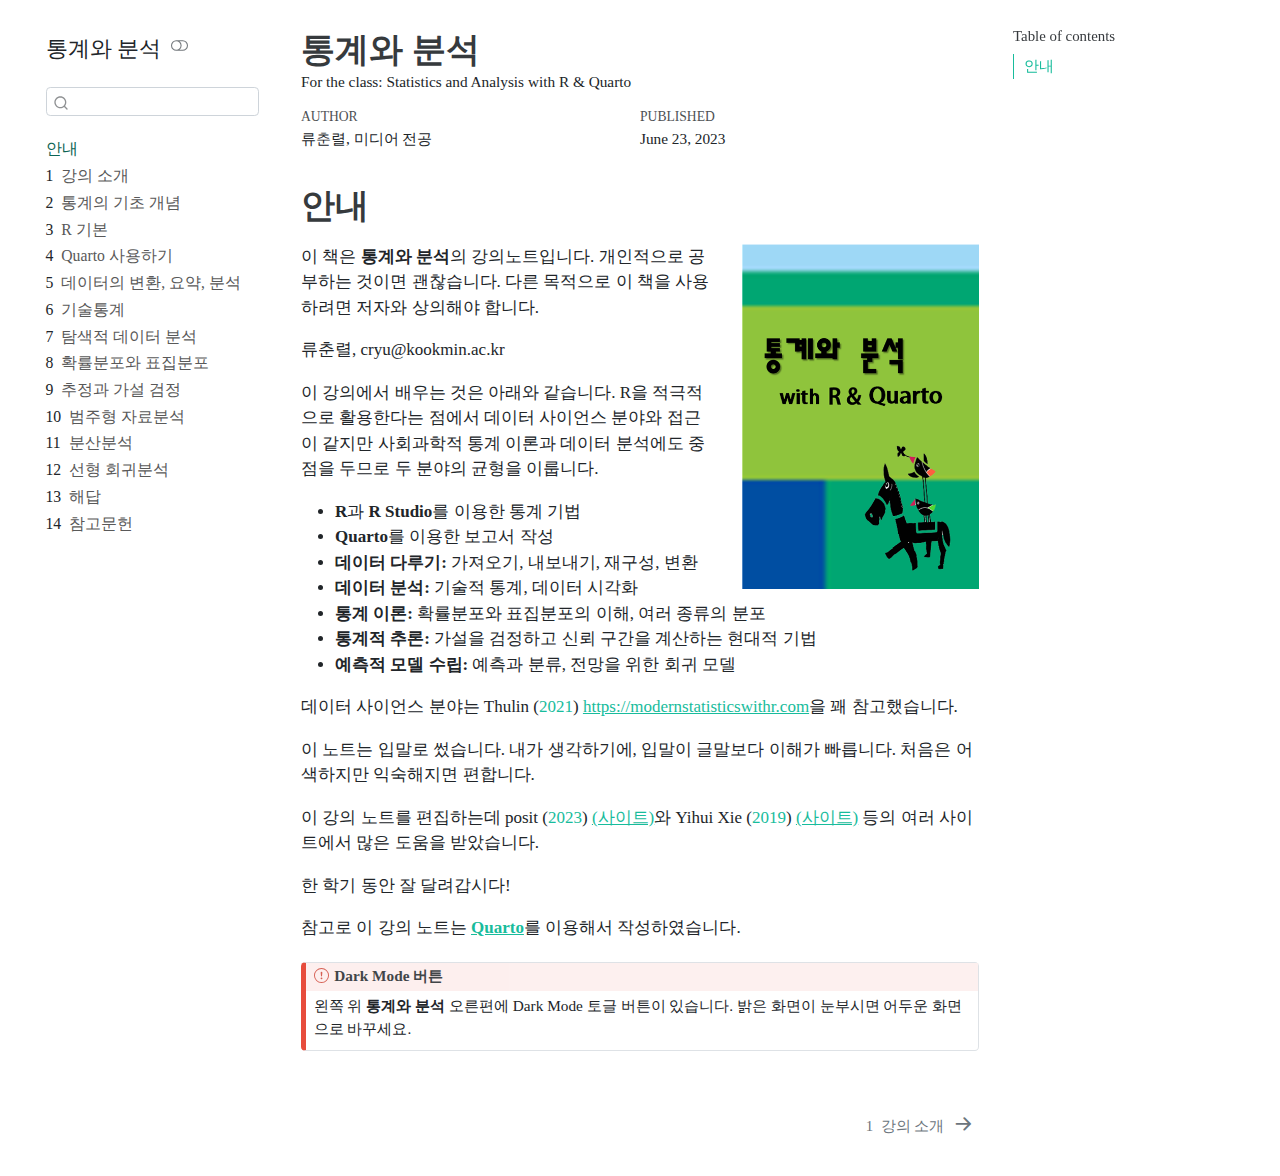
<file: index.html>
<!DOCTYPE html>
<html xmlns="http://www.w3.org/1999/xhtml" lang="en" xml:lang="en"><head>

<meta charset="utf-8">
<meta name="generator" content="quarto-1.3.361">

<meta name="viewport" content="width=device-width, initial-scale=1.0, user-scalable=yes">

<meta name="author" content="류춘렬, 미디어 전공">
<meta name="dcterms.date" content="2023-06-23">
<meta name="description" content="For the class: Statistics and Analysis with R &amp; Quarto">

<title>통계와 분석</title>
<style>
code{white-space: pre-wrap;}
span.smallcaps{font-variant: small-caps;}
div.columns{display: flex; gap: min(4vw, 1.5em);}
div.column{flex: auto; overflow-x: auto;}
div.hanging-indent{margin-left: 1.5em; text-indent: -1.5em;}
ul.task-list{list-style: none;}
ul.task-list li input[type="checkbox"] {
  width: 0.8em;
  margin: 0 0.8em 0.2em -1em; /* quarto-specific, see https://github.com/quarto-dev/quarto-cli/issues/4556 */ 
  vertical-align: middle;
}
/* CSS for citations */
div.csl-bib-body { }
div.csl-entry {
  clear: both;
}
.hanging-indent div.csl-entry {
  margin-left:2em;
  text-indent:-2em;
}
div.csl-left-margin {
  min-width:2em;
  float:left;
}
div.csl-right-inline {
  margin-left:2em;
  padding-left:1em;
}
div.csl-indent {
  margin-left: 2em;
}</style>


<script src="site_libs/quarto-nav/quarto-nav.js"></script>
<script src="site_libs/quarto-nav/headroom.min.js"></script>
<script src="site_libs/clipboard/clipboard.min.js"></script>
<script src="site_libs/quarto-search/autocomplete.umd.js"></script>
<script src="site_libs/quarto-search/fuse.min.js"></script>
<script src="site_libs/quarto-search/quarto-search.js"></script>
<meta name="quarto:offset" content="./">
<link href="./introduction.html" rel="next">
<script src="site_libs/quarto-html/quarto.js"></script>
<script src="site_libs/quarto-html/popper.min.js"></script>
<script src="site_libs/quarto-html/tippy.umd.min.js"></script>
<script src="site_libs/quarto-html/anchor.min.js"></script>
<link href="site_libs/quarto-html/tippy.css" rel="stylesheet">
<link href="site_libs/quarto-html/quarto-syntax-highlighting.css" rel="stylesheet" class="quarto-color-scheme" id="quarto-text-highlighting-styles">
<link href="site_libs/quarto-html/quarto-syntax-highlighting-dark.css" rel="prefetch" class="quarto-color-scheme quarto-color-alternate" id="quarto-text-highlighting-styles">
<script src="site_libs/bootstrap/bootstrap.min.js"></script>
<link href="site_libs/bootstrap/bootstrap-icons.css" rel="stylesheet">
<link href="site_libs/bootstrap/bootstrap.min.css" rel="stylesheet" class="quarto-color-scheme" id="quarto-bootstrap" data-mode="light">
<link href="site_libs/bootstrap/bootstrap-dark.min.css" rel="prefetch" class="quarto-color-scheme quarto-color-alternate" id="quarto-bootstrap" data-mode="dark">
<script id="quarto-search-options" type="application/json">{
  "location": "sidebar",
  "copy-button": false,
  "collapse-after": 3,
  "panel-placement": "start",
  "type": "textbox",
  "limit": 20,
  "language": {
    "search-no-results-text": "No results",
    "search-matching-documents-text": "matching documents",
    "search-copy-link-title": "Copy link to search",
    "search-hide-matches-text": "Hide additional matches",
    "search-more-match-text": "more match in this document",
    "search-more-matches-text": "more matches in this document",
    "search-clear-button-title": "Clear",
    "search-detached-cancel-button-title": "Cancel",
    "search-submit-button-title": "Submit",
    "search-label": "Search"
  }
}</script>


</head>

<body class="nav-sidebar floating">

<div id="quarto-search-results"></div>
  <header id="quarto-header" class="headroom fixed-top">
  <nav class="quarto-secondary-nav">
    <div class="container-fluid d-flex">
      <button type="button" class="quarto-btn-toggle btn" data-bs-toggle="collapse" data-bs-target="#quarto-sidebar,#quarto-sidebar-glass" aria-controls="quarto-sidebar" aria-expanded="false" aria-label="Toggle sidebar navigation" onclick="if (window.quartoToggleHeadroom) { window.quartoToggleHeadroom(); }">
        <i class="bi bi-layout-text-sidebar-reverse"></i>
      </button>
      <nav class="quarto-page-breadcrumbs" aria-label="breadcrumb"><ol class="breadcrumb"><li class="breadcrumb-item"><a href="./index.html">안내</a></li></ol></nav>
      <a class="flex-grow-1" role="button" data-bs-toggle="collapse" data-bs-target="#quarto-sidebar,#quarto-sidebar-glass" aria-controls="quarto-sidebar" aria-expanded="false" aria-label="Toggle sidebar navigation" onclick="if (window.quartoToggleHeadroom) { window.quartoToggleHeadroom(); }">      
      </a>
      <button type="button" class="btn quarto-search-button" aria-label="" onclick="window.quartoOpenSearch();">
        <i class="bi bi-search"></i>
      </button>
    </div>
  </nav>
</header>
<!-- content -->
<div id="quarto-content" class="quarto-container page-columns page-rows-contents page-layout-article">
<!-- sidebar -->
  <nav id="quarto-sidebar" class="sidebar collapse collapse-horizontal sidebar-navigation floating overflow-auto">
    <div class="pt-lg-2 mt-2 text-left sidebar-header">
    <div class="sidebar-title mb-0 py-0">
      <a href="./">통계와 분석</a> 
        <div class="sidebar-tools-main">
  <a href="" class="quarto-color-scheme-toggle quarto-navigation-tool  px-1" onclick="window.quartoToggleColorScheme(); return false;" title="Toggle dark mode"><i class="bi"></i></a>
</div>
    </div>
      </div>
        <div class="mt-2 flex-shrink-0 align-items-center">
        <div class="sidebar-search">
        <div id="quarto-search" class="" title="Search"></div>
        </div>
        </div>
    <div class="sidebar-menu-container"> 
    <ul class="list-unstyled mt-1">
        <li class="sidebar-item">
  <div class="sidebar-item-container"> 
  <a href="./index.html" class="sidebar-item-text sidebar-link active">
 <span class="menu-text">안내</span></a>
  </div>
</li>
        <li class="sidebar-item">
  <div class="sidebar-item-container"> 
  <a href="./introduction.html" class="sidebar-item-text sidebar-link">
 <span class="menu-text"><span class="chapter-number">1</span>&nbsp; <span class="chapter-title">강의 소개</span></span></a>
  </div>
</li>
        <li class="sidebar-item">
  <div class="sidebar-item-container"> 
  <a href="./basic-concepts.html" class="sidebar-item-text sidebar-link">
 <span class="menu-text"><span class="chapter-number">2</span>&nbsp; <span class="chapter-title">통계의 기초 개념</span></span></a>
  </div>
</li>
        <li class="sidebar-item">
  <div class="sidebar-item-container"> 
  <a href="./base-r.html" class="sidebar-item-text sidebar-link">
 <span class="menu-text"><span class="chapter-number">3</span>&nbsp; <span class="chapter-title">R 기본</span></span></a>
  </div>
</li>
        <li class="sidebar-item">
  <div class="sidebar-item-container"> 
  <a href="./write-quarto.html" class="sidebar-item-text sidebar-link">
 <span class="menu-text"><span class="chapter-number">4</span>&nbsp; <span class="chapter-title">Quarto 사용하기</span></span></a>
  </div>
</li>
        <li class="sidebar-item">
  <div class="sidebar-item-container"> 
  <a href="./data-transform.html" class="sidebar-item-text sidebar-link">
 <span class="menu-text"><span class="chapter-number">5</span>&nbsp; <span class="chapter-title">데이터의 변환, 요약, 분석</span></span></a>
  </div>
</li>
        <li class="sidebar-item">
  <div class="sidebar-item-container"> 
  <a href="./descriptive-statistics.html" class="sidebar-item-text sidebar-link">
 <span class="menu-text"><span class="chapter-number">6</span>&nbsp; <span class="chapter-title">기술통계</span></span></a>
  </div>
</li>
        <li class="sidebar-item">
  <div class="sidebar-item-container"> 
  <a href="./exploratoy-analysis.html" class="sidebar-item-text sidebar-link">
 <span class="menu-text"><span class="chapter-number">7</span>&nbsp; <span class="chapter-title">탐색적 데이터 분석</span></span></a>
  </div>
</li>
        <li class="sidebar-item">
  <div class="sidebar-item-container"> 
  <a href="./probabilistic-distribution.html" class="sidebar-item-text sidebar-link">
 <span class="menu-text"><span class="chapter-number">8</span>&nbsp; <span class="chapter-title">확률분포와 표집분포</span></span></a>
  </div>
</li>
        <li class="sidebar-item">
  <div class="sidebar-item-container"> 
  <a href="./inference-hypothesis.html" class="sidebar-item-text sidebar-link">
 <span class="menu-text"><span class="chapter-number">9</span>&nbsp; <span class="chapter-title">추정과 가설 검정</span></span></a>
  </div>
</li>
        <li class="sidebar-item">
  <div class="sidebar-item-container"> 
  <a href="./categorical-analysis.html" class="sidebar-item-text sidebar-link">
 <span class="menu-text"><span class="chapter-number">10</span>&nbsp; <span class="chapter-title">범주형 자료분석</span></span></a>
  </div>
</li>
        <li class="sidebar-item">
  <div class="sidebar-item-container"> 
  <a href="./variance-analysis.html" class="sidebar-item-text sidebar-link">
 <span class="menu-text"><span class="chapter-number">11</span>&nbsp; <span class="chapter-title">분산분석</span></span></a>
  </div>
</li>
        <li class="sidebar-item">
  <div class="sidebar-item-container"> 
  <a href="./linear-regression.html" class="sidebar-item-text sidebar-link">
 <span class="menu-text"><span class="chapter-number">12</span>&nbsp; <span class="chapter-title">선형 회귀분석</span></span></a>
  </div>
</li>
        <li class="sidebar-item">
  <div class="sidebar-item-container"> 
  <a href="./solutions.html" class="sidebar-item-text sidebar-link">
 <span class="menu-text"><span class="chapter-number">13</span>&nbsp; <span class="chapter-title">해답</span></span></a>
  </div>
</li>
        <li class="sidebar-item">
  <div class="sidebar-item-container"> 
  <a href="./references.html" class="sidebar-item-text sidebar-link">
 <span class="menu-text"><span class="chapter-number">14</span>&nbsp; <span class="chapter-title">참고문헌</span></span></a>
  </div>
</li>
    </ul>
    </div>
</nav>
<div id="quarto-sidebar-glass" data-bs-toggle="collapse" data-bs-target="#quarto-sidebar,#quarto-sidebar-glass"></div>
<!-- margin-sidebar -->
    <div id="quarto-margin-sidebar" class="sidebar margin-sidebar">
        <nav id="TOC" role="doc-toc" class="toc-active">
    <h2 id="toc-title">Table of contents</h2>
   
  <ul>
  <li><a href="#안내" id="toc-안내" class="nav-link active" data-scroll-target="#안내">안내</a></li>
  </ul>
</nav>
    </div>
<!-- main -->
<main class="content" id="quarto-document-content">

<header id="title-block-header" class="quarto-title-block default">
<div class="quarto-title">
<h1 class="title">통계와 분석</h1>
</div>

<div>
  <div class="description">
    <p>For the class: Statistics and Analysis with R &amp; Quarto</p>
  </div>
</div>


<div class="quarto-title-meta">

    <div>
    <div class="quarto-title-meta-heading">Author</div>
    <div class="quarto-title-meta-contents">
             <p>류춘렬, 미디어 전공 </p>
          </div>
  </div>
    
    <div>
    <div class="quarto-title-meta-heading">Published</div>
    <div class="quarto-title-meta-contents">
      <p class="date">June 23, 2023</p>
    </div>
  </div>
  
    
  </div>
  

</header>


<section id="안내" class="level1 unnumbered">
<h1 class="unnumbered">안내</h1><p><img src="images/sarm-cover.png" title="통계와 분석" class="quarto-cover-image img-fluid"></p>
<p>이 책은 <strong>통계와 분석</strong>의 강의노트입니다. 개인적으로 공부하는 것이면 괜찮습니다. 다른 목적으로 이 책을 사용하려면 저자와 상의해야 합니다.</p>
<p>류춘렬, cryu@kookmin.ac.kr</p>
<p>이 강의에서 배우는 것은 아래와 같습니다. R을 적극적으로 활용한다는 점에서 데이터 사이언스 분야와 접근이 같지만 사회과학적 통계 이론과 데이터 분석에도 중점을 두므로 두 분야의 균형을 이룹니다.</p>
<ul>
<li><strong>R</strong>과 <strong>R Studio</strong>를 이용한 통계 기법</li>
<li><strong>Quarto</strong>를 이용한 보고서 작성</li>
<li><strong>데이터 다루기:</strong> 가져오기, 내보내기, 재구성, 변환</li>
<li><strong>데이터 분석:</strong> 기술적 통계, 데이터 시각화</li>
<li><strong>통계 이론:</strong> 확률분포와 표집분포의 이해, 여러 종류의 분포</li>
<li><strong>통계적 추론:</strong> 가설을 검정하고 신뢰 구간을 계산하는 현대적 기법</li>
<li><strong>예측적 모델 수립:</strong> 예측과 분류, 전망을 위한 회귀 모델</li>
</ul>
<p>데이터 사이언스 분야는 <span class="citation" data-cites="B-thulin">Thulin (<a href="references.html#ref-B-thulin" role="doc-biblioref">2021</a>)</span> <a href="https://modernstatisticswithr.com" class="uri">https://modernstatisticswithr.com</a>을 꽤 참고했습니다.</p>
<p>이 노트는 입말로 썼습니다. 내가 생각하기에, 입말이 글말보다 이해가 빠릅니다. 처음은 어색하지만 익숙해지면 편합니다.</p>
<p>이 강의 노트를 편집하는데 <span class="citation" data-cites="M-posit23">posit (<a href="references.html#ref-M-posit23" role="doc-biblioref">2023</a>)</span> <a href="https://quarto.org">(사이트)</a>와 <span class="citation" data-cites="M-Xie19">Yihui Xie (<a href="references.html#ref-M-Xie19" role="doc-biblioref">2019</a>)</span> <a href="https://bookdown.org/yihui/rmarkdown">(사이트)</a> 등의 여러 사이트에서 많은 도움을 받았습니다.</p>
<p>한 학기 동안 잘 달려갑시다!</p>
<p>참고로 이 강의 노트는 <a href="https://quarto.org"><strong>Quarto</strong></a>를 이용해서 작성하였습니다.</p>
<div class="callout callout-style-default callout-important callout-titled">
<div class="callout-header d-flex align-content-center">
<div class="callout-icon-container">
<i class="callout-icon"></i>
</div>
<div class="callout-title-container flex-fill">
Dark Mode 버튼
</div>
</div>
<div class="callout-body-container callout-body">
<p>왼쪽 위 <strong>통계와 분석</strong> 오른편에 Dark Mode 토글 버튼이 있습니다. 밝은 화면이 눈부시면 어두운 화면으로 바꾸세요.</p>
</div>
</div>


<div id="refs" class="references csl-bib-body hanging-indent" data-line-spacing="2" role="list" style="display: none">
<div id="ref-M-posit23" class="csl-entry" role="listitem">
posit. (2023). <em>Welcome to <span>Q</span>uarto</em>. <a href="https://quarto.org">https://quarto.org</a>
</div>
<div id="ref-B-thulin" class="csl-entry" role="listitem">
Thulin, M. (2021). <em>Modern statistics with <span>R</span></em>. Eos Chasma Press. <a href="https://modernstatisticswithr.com/">https://modernstatisticswithr.com/</a>
</div>
<div id="ref-M-Xie19" class="csl-entry" role="listitem">
Yihui Xie, G. G., J. J. Allaire. (2019). <em>R <span>M</span>arkdown: The definitive guide</em>. Chapman &amp; Hall/CRC. <a href="https://bookdown.org/yihui/rmarkdown/">https://bookdown.org/yihui/rmarkdown/</a>
</div>
</div>
</section>

</main> <!-- /main -->
<script id="quarto-html-after-body" type="application/javascript">
window.document.addEventListener("DOMContentLoaded", function (event) {
  const toggleBodyColorMode = (bsSheetEl) => {
    const mode = bsSheetEl.getAttribute("data-mode");
    const bodyEl = window.document.querySelector("body");
    if (mode === "dark") {
      bodyEl.classList.add("quarto-dark");
      bodyEl.classList.remove("quarto-light");
    } else {
      bodyEl.classList.add("quarto-light");
      bodyEl.classList.remove("quarto-dark");
    }
  }
  const toggleBodyColorPrimary = () => {
    const bsSheetEl = window.document.querySelector("link#quarto-bootstrap");
    if (bsSheetEl) {
      toggleBodyColorMode(bsSheetEl);
    }
  }
  toggleBodyColorPrimary();  
  const disableStylesheet = (stylesheets) => {
    for (let i=0; i < stylesheets.length; i++) {
      const stylesheet = stylesheets[i];
      stylesheet.rel = 'prefetch';
    }
  }
  const enableStylesheet = (stylesheets) => {
    for (let i=0; i < stylesheets.length; i++) {
      const stylesheet = stylesheets[i];
      stylesheet.rel = 'stylesheet';
    }
  }
  const manageTransitions = (selector, allowTransitions) => {
    const els = window.document.querySelectorAll(selector);
    for (let i=0; i < els.length; i++) {
      const el = els[i];
      if (allowTransitions) {
        el.classList.remove('notransition');
      } else {
        el.classList.add('notransition');
      }
    }
  }
  const toggleColorMode = (alternate) => {
    // Switch the stylesheets
    const alternateStylesheets = window.document.querySelectorAll('link.quarto-color-scheme.quarto-color-alternate');
    manageTransitions('#quarto-margin-sidebar .nav-link', false);
    if (alternate) {
      enableStylesheet(alternateStylesheets);
      for (const sheetNode of alternateStylesheets) {
        if (sheetNode.id === "quarto-bootstrap") {
          toggleBodyColorMode(sheetNode);
        }
      }
    } else {
      disableStylesheet(alternateStylesheets);
      toggleBodyColorPrimary();
    }
    manageTransitions('#quarto-margin-sidebar .nav-link', true);
    // Switch the toggles
    const toggles = window.document.querySelectorAll('.quarto-color-scheme-toggle');
    for (let i=0; i < toggles.length; i++) {
      const toggle = toggles[i];
      if (toggle) {
        if (alternate) {
          toggle.classList.add("alternate");     
        } else {
          toggle.classList.remove("alternate");
        }
      }
    }
    // Hack to workaround the fact that safari doesn't
    // properly recolor the scrollbar when toggling (#1455)
    if (navigator.userAgent.indexOf('Safari') > 0 && navigator.userAgent.indexOf('Chrome') == -1) {
      manageTransitions("body", false);
      window.scrollTo(0, 1);
      setTimeout(() => {
        window.scrollTo(0, 0);
        manageTransitions("body", true);
      }, 40);  
    }
  }
  const isFileUrl = () => { 
    return window.location.protocol === 'file:';
  }
  const hasAlternateSentinel = () => {  
    let styleSentinel = getColorSchemeSentinel();
    if (styleSentinel !== null) {
      return styleSentinel === "alternate";
    } else {
      return false;
    }
  }
  const setStyleSentinel = (alternate) => {
    const value = alternate ? "alternate" : "default";
    if (!isFileUrl()) {
      window.localStorage.setItem("quarto-color-scheme", value);
    } else {
      localAlternateSentinel = value;
    }
  }
  const getColorSchemeSentinel = () => {
    if (!isFileUrl()) {
      const storageValue = window.localStorage.getItem("quarto-color-scheme");
      return storageValue != null ? storageValue : localAlternateSentinel;
    } else {
      return localAlternateSentinel;
    }
  }
  let localAlternateSentinel = 'default';
  // Dark / light mode switch
  window.quartoToggleColorScheme = () => {
    // Read the current dark / light value 
    let toAlternate = !hasAlternateSentinel();
    toggleColorMode(toAlternate);
    setStyleSentinel(toAlternate);
  };
  // Ensure there is a toggle, if there isn't float one in the top right
  if (window.document.querySelector('.quarto-color-scheme-toggle') === null) {
    const a = window.document.createElement('a');
    a.classList.add('top-right');
    a.classList.add('quarto-color-scheme-toggle');
    a.href = "";
    a.onclick = function() { try { window.quartoToggleColorScheme(); } catch {} return false; };
    const i = window.document.createElement("i");
    i.classList.add('bi');
    a.appendChild(i);
    window.document.body.appendChild(a);
  }
  // Switch to dark mode if need be
  if (hasAlternateSentinel()) {
    toggleColorMode(true);
  } else {
    toggleColorMode(false);
  }
  const icon = "";
  const anchorJS = new window.AnchorJS();
  anchorJS.options = {
    placement: 'right',
    icon: icon
  };
  anchorJS.add('.anchored');
  const isCodeAnnotation = (el) => {
    for (const clz of el.classList) {
      if (clz.startsWith('code-annotation-')) {                     
        return true;
      }
    }
    return false;
  }
  const clipboard = new window.ClipboardJS('.code-copy-button', {
    text: function(trigger) {
      const codeEl = trigger.previousElementSibling.cloneNode(true);
      for (const childEl of codeEl.children) {
        if (isCodeAnnotation(childEl)) {
          childEl.remove();
        }
      }
      return codeEl.innerText;
    }
  });
  clipboard.on('success', function(e) {
    // button target
    const button = e.trigger;
    // don't keep focus
    button.blur();
    // flash "checked"
    button.classList.add('code-copy-button-checked');
    var currentTitle = button.getAttribute("title");
    button.setAttribute("title", "Copied!");
    let tooltip;
    if (window.bootstrap) {
      button.setAttribute("data-bs-toggle", "tooltip");
      button.setAttribute("data-bs-placement", "left");
      button.setAttribute("data-bs-title", "Copied!");
      tooltip = new bootstrap.Tooltip(button, 
        { trigger: "manual", 
          customClass: "code-copy-button-tooltip",
          offset: [0, -8]});
      tooltip.show();    
    }
    setTimeout(function() {
      if (tooltip) {
        tooltip.hide();
        button.removeAttribute("data-bs-title");
        button.removeAttribute("data-bs-toggle");
        button.removeAttribute("data-bs-placement");
      }
      button.setAttribute("title", currentTitle);
      button.classList.remove('code-copy-button-checked');
    }, 1000);
    // clear code selection
    e.clearSelection();
  });
  function tippyHover(el, contentFn) {
    const config = {
      allowHTML: true,
      content: contentFn,
      maxWidth: 500,
      delay: 100,
      arrow: false,
      appendTo: function(el) {
          return el.parentElement;
      },
      interactive: true,
      interactiveBorder: 10,
      theme: 'quarto',
      placement: 'bottom-start'
    };
    window.tippy(el, config); 
  }
  const noterefs = window.document.querySelectorAll('a[role="doc-noteref"]');
  for (var i=0; i<noterefs.length; i++) {
    const ref = noterefs[i];
    tippyHover(ref, function() {
      // use id or data attribute instead here
      let href = ref.getAttribute('data-footnote-href') || ref.getAttribute('href');
      try { href = new URL(href).hash; } catch {}
      const id = href.replace(/^#\/?/, "");
      const note = window.document.getElementById(id);
      return note.innerHTML;
    });
  }
      let selectedAnnoteEl;
      const selectorForAnnotation = ( cell, annotation) => {
        let cellAttr = 'data-code-cell="' + cell + '"';
        let lineAttr = 'data-code-annotation="' +  annotation + '"';
        const selector = 'span[' + cellAttr + '][' + lineAttr + ']';
        return selector;
      }
      const selectCodeLines = (annoteEl) => {
        const doc = window.document;
        const targetCell = annoteEl.getAttribute("data-target-cell");
        const targetAnnotation = annoteEl.getAttribute("data-target-annotation");
        const annoteSpan = window.document.querySelector(selectorForAnnotation(targetCell, targetAnnotation));
        const lines = annoteSpan.getAttribute("data-code-lines").split(",");
        const lineIds = lines.map((line) => {
          return targetCell + "-" + line;
        })
        let top = null;
        let height = null;
        let parent = null;
        if (lineIds.length > 0) {
            //compute the position of the single el (top and bottom and make a div)
            const el = window.document.getElementById(lineIds[0]);
            top = el.offsetTop;
            height = el.offsetHeight;
            parent = el.parentElement.parentElement;
          if (lineIds.length > 1) {
            const lastEl = window.document.getElementById(lineIds[lineIds.length - 1]);
            const bottom = lastEl.offsetTop + lastEl.offsetHeight;
            height = bottom - top;
          }
          if (top !== null && height !== null && parent !== null) {
            // cook up a div (if necessary) and position it 
            let div = window.document.getElementById("code-annotation-line-highlight");
            if (div === null) {
              div = window.document.createElement("div");
              div.setAttribute("id", "code-annotation-line-highlight");
              div.style.position = 'absolute';
              parent.appendChild(div);
            }
            div.style.top = top - 2 + "px";
            div.style.height = height + 4 + "px";
            let gutterDiv = window.document.getElementById("code-annotation-line-highlight-gutter");
            if (gutterDiv === null) {
              gutterDiv = window.document.createElement("div");
              gutterDiv.setAttribute("id", "code-annotation-line-highlight-gutter");
              gutterDiv.style.position = 'absolute';
              const codeCell = window.document.getElementById(targetCell);
              const gutter = codeCell.querySelector('.code-annotation-gutter');
              gutter.appendChild(gutterDiv);
            }
            gutterDiv.style.top = top - 2 + "px";
            gutterDiv.style.height = height + 4 + "px";
          }
          selectedAnnoteEl = annoteEl;
        }
      };
      const unselectCodeLines = () => {
        const elementsIds = ["code-annotation-line-highlight", "code-annotation-line-highlight-gutter"];
        elementsIds.forEach((elId) => {
          const div = window.document.getElementById(elId);
          if (div) {
            div.remove();
          }
        });
        selectedAnnoteEl = undefined;
      };
      // Attach click handler to the DT
      const annoteDls = window.document.querySelectorAll('dt[data-target-cell]');
      for (const annoteDlNode of annoteDls) {
        annoteDlNode.addEventListener('click', (event) => {
          const clickedEl = event.target;
          if (clickedEl !== selectedAnnoteEl) {
            unselectCodeLines();
            const activeEl = window.document.querySelector('dt[data-target-cell].code-annotation-active');
            if (activeEl) {
              activeEl.classList.remove('code-annotation-active');
            }
            selectCodeLines(clickedEl);
            clickedEl.classList.add('code-annotation-active');
          } else {
            // Unselect the line
            unselectCodeLines();
            clickedEl.classList.remove('code-annotation-active');
          }
        });
      }
  const findCites = (el) => {
    const parentEl = el.parentElement;
    if (parentEl) {
      const cites = parentEl.dataset.cites;
      if (cites) {
        return {
          el,
          cites: cites.split(' ')
        };
      } else {
        return findCites(el.parentElement)
      }
    } else {
      return undefined;
    }
  };
  var bibliorefs = window.document.querySelectorAll('a[role="doc-biblioref"]');
  for (var i=0; i<bibliorefs.length; i++) {
    const ref = bibliorefs[i];
    const citeInfo = findCites(ref);
    if (citeInfo) {
      tippyHover(citeInfo.el, function() {
        var popup = window.document.createElement('div');
        citeInfo.cites.forEach(function(cite) {
          var citeDiv = window.document.createElement('div');
          citeDiv.classList.add('hanging-indent');
          citeDiv.classList.add('csl-entry');
          var biblioDiv = window.document.getElementById('ref-' + cite);
          if (biblioDiv) {
            citeDiv.innerHTML = biblioDiv.innerHTML;
          }
          popup.appendChild(citeDiv);
        });
        return popup.innerHTML;
      });
    }
  }
});
</script>
<nav class="page-navigation">
  <div class="nav-page nav-page-previous">
  </div>
  <div class="nav-page nav-page-next">
      <a href="./introduction.html" class="pagination-link">
        <span class="nav-page-text"><span class="chapter-number">1</span>&nbsp; <span class="chapter-title">강의 소개</span></span> <i class="bi bi-arrow-right-short"></i>
      </a>
  </div>
</nav>
</div> <!-- /content -->



</body></html>
</file>
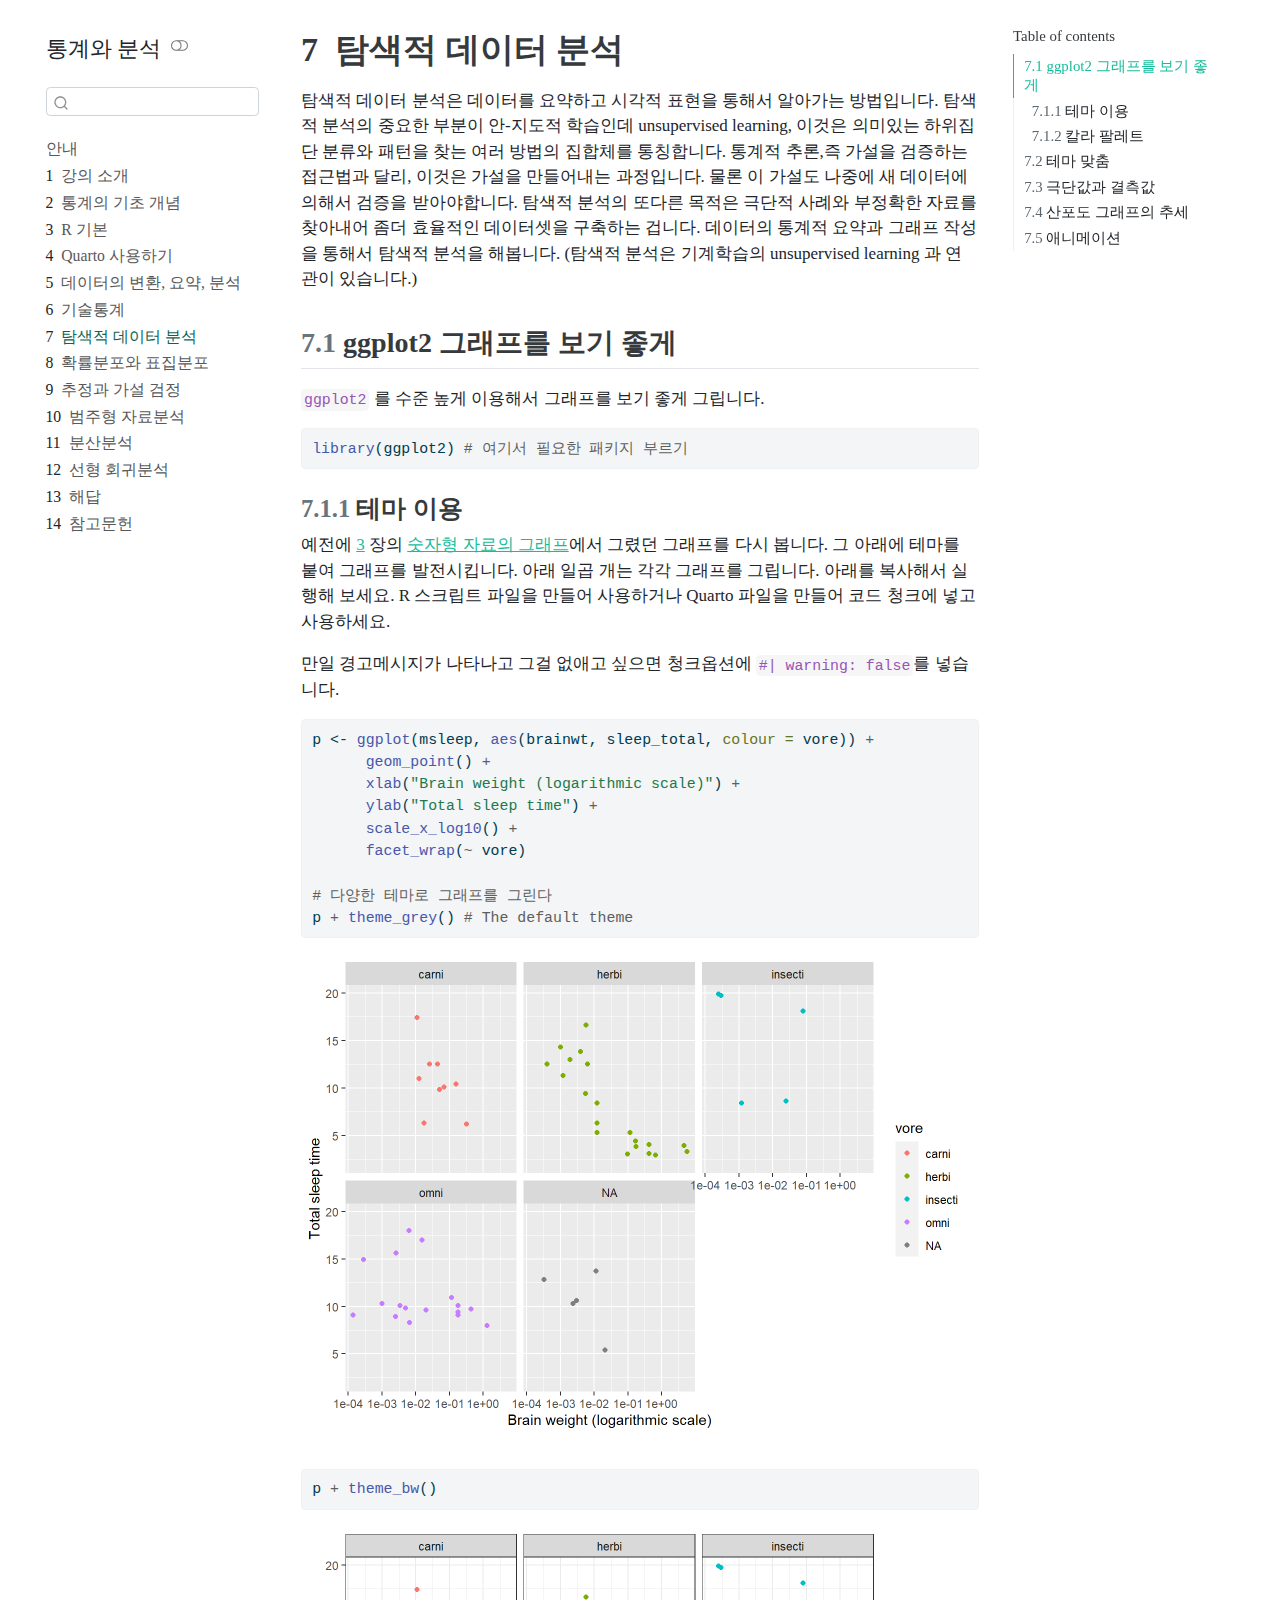
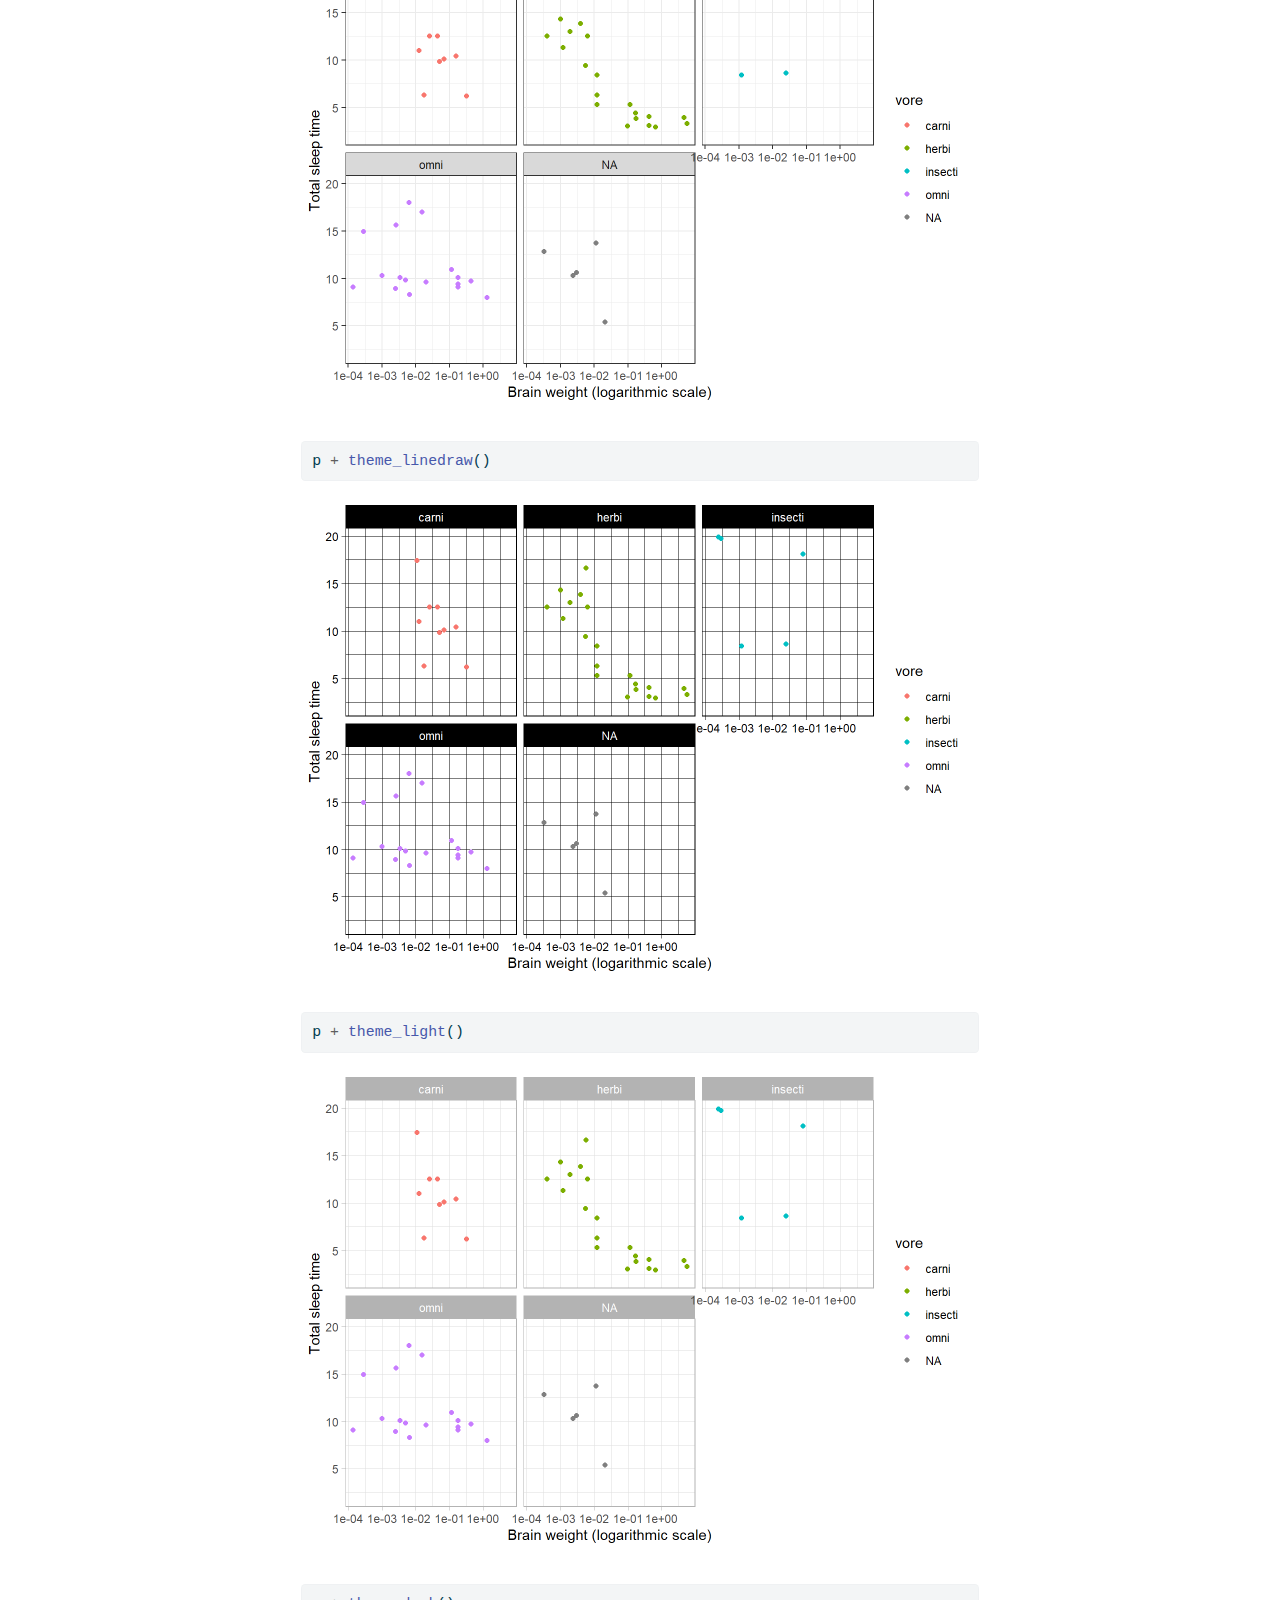
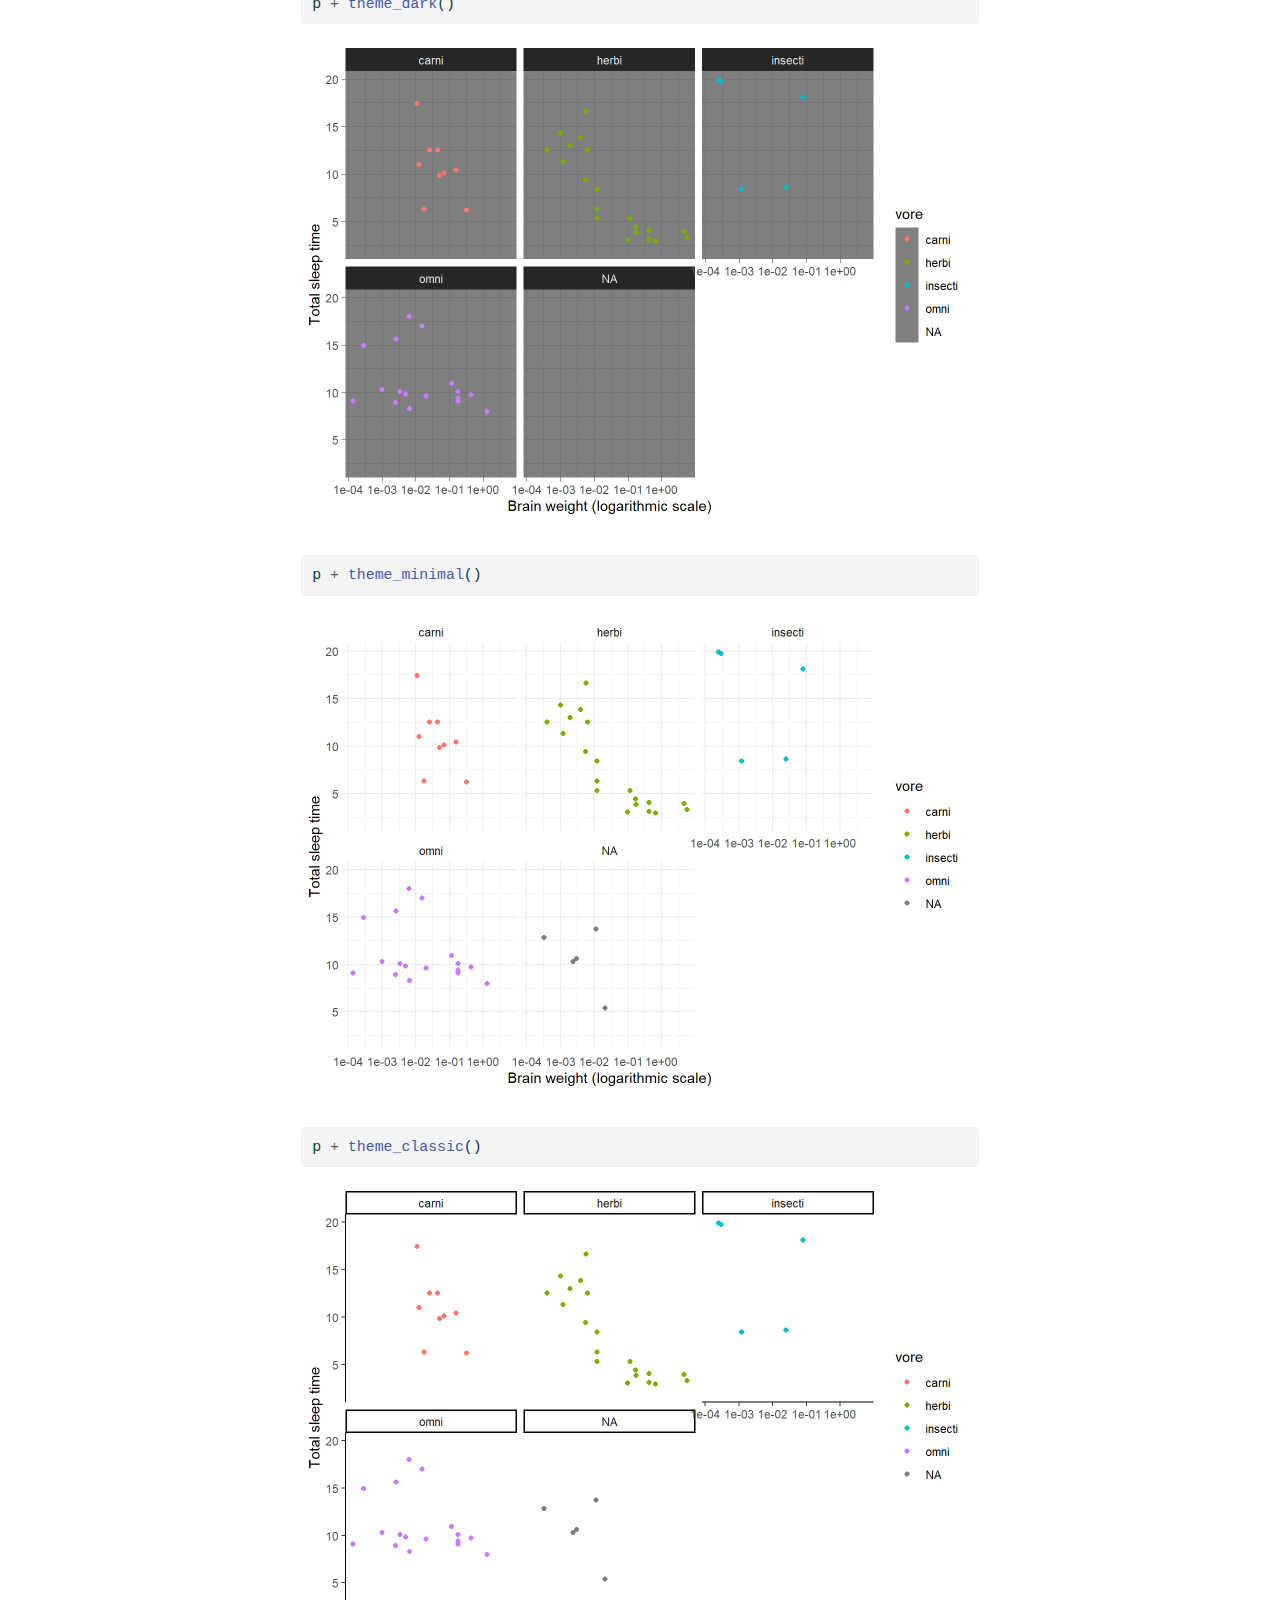
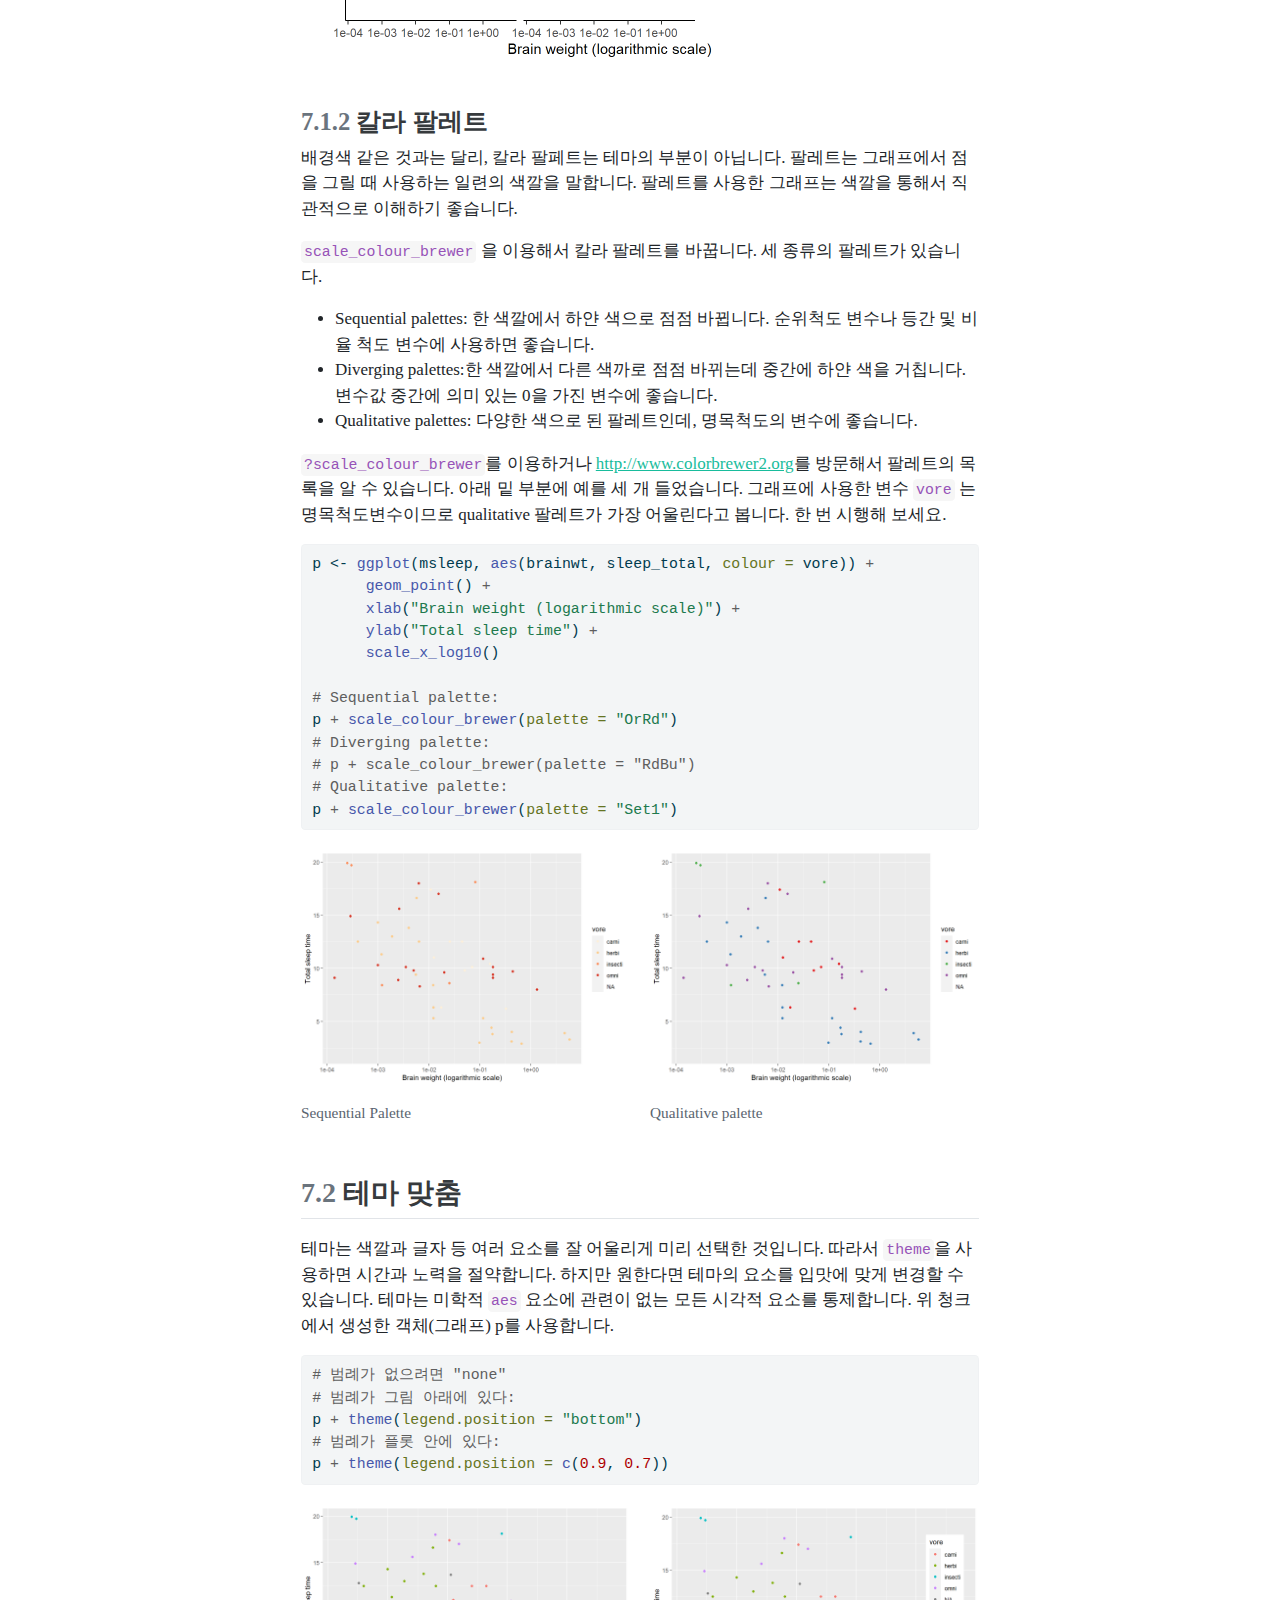
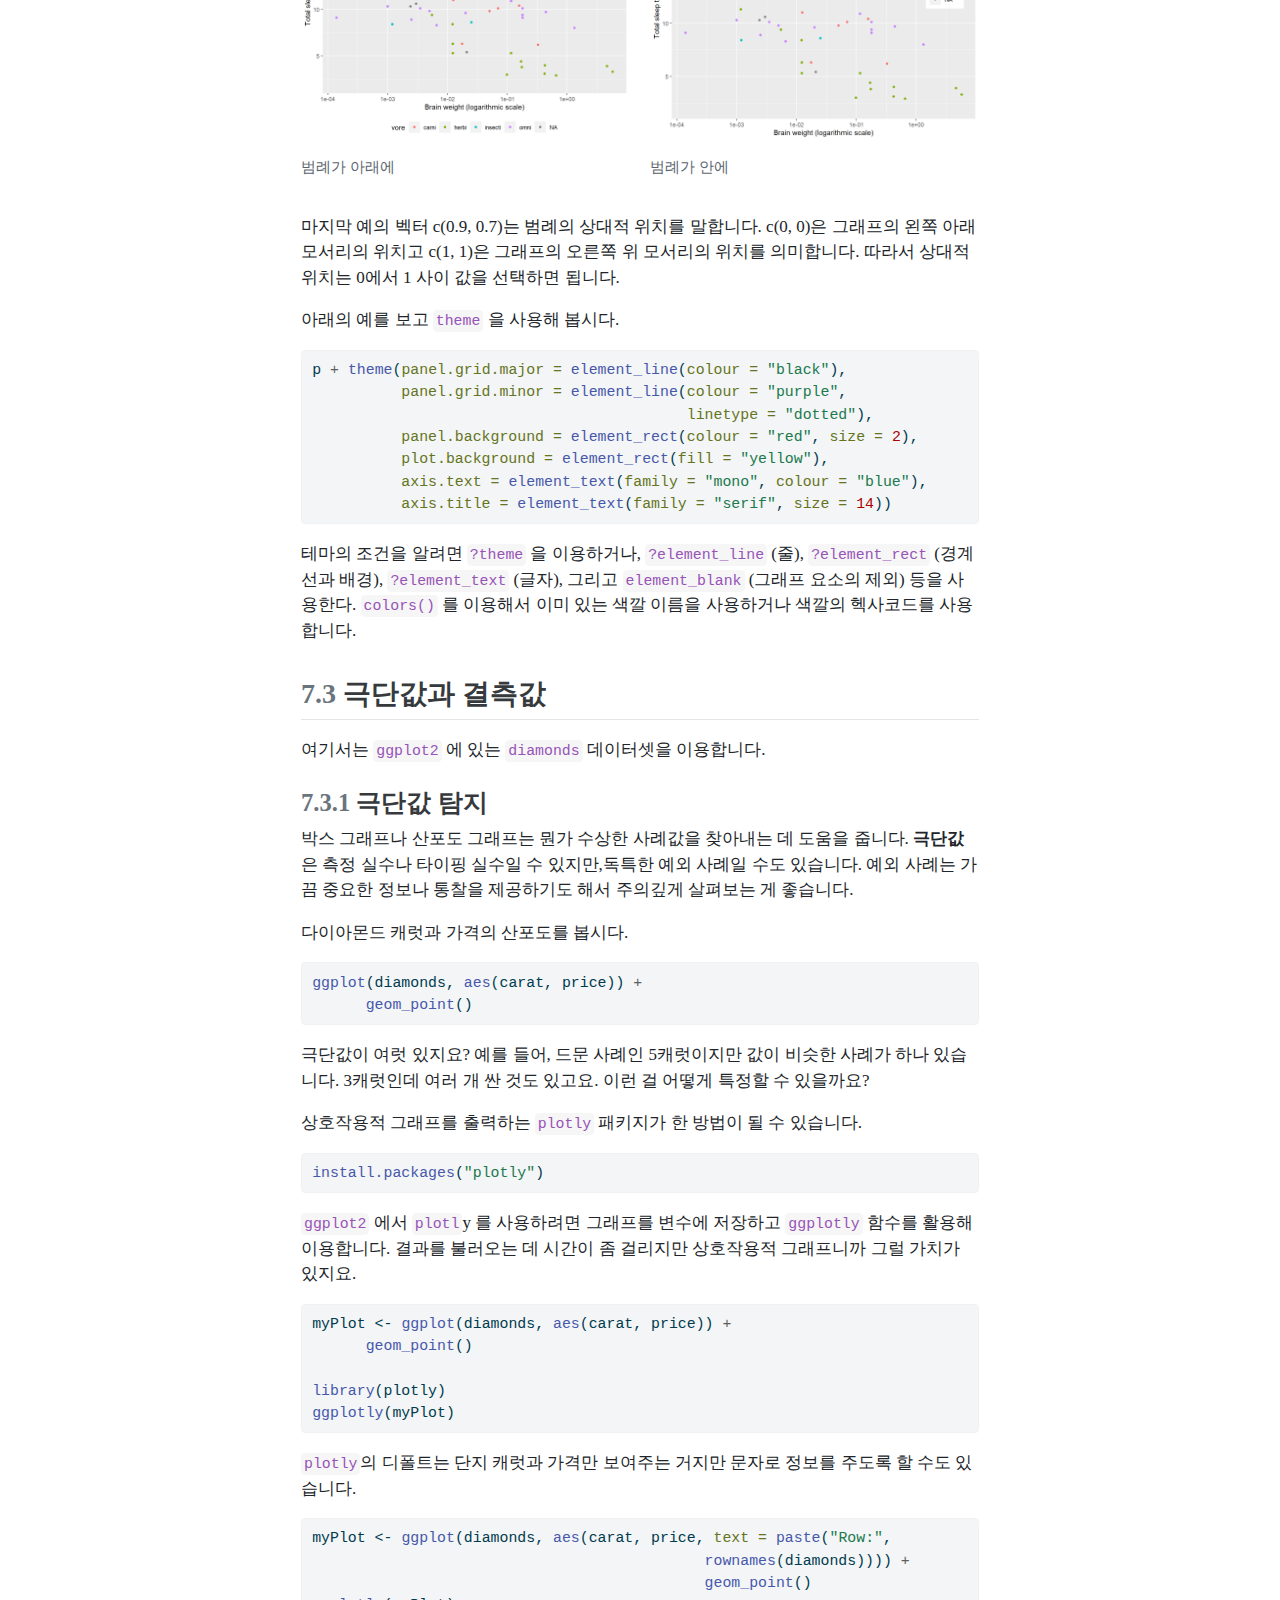
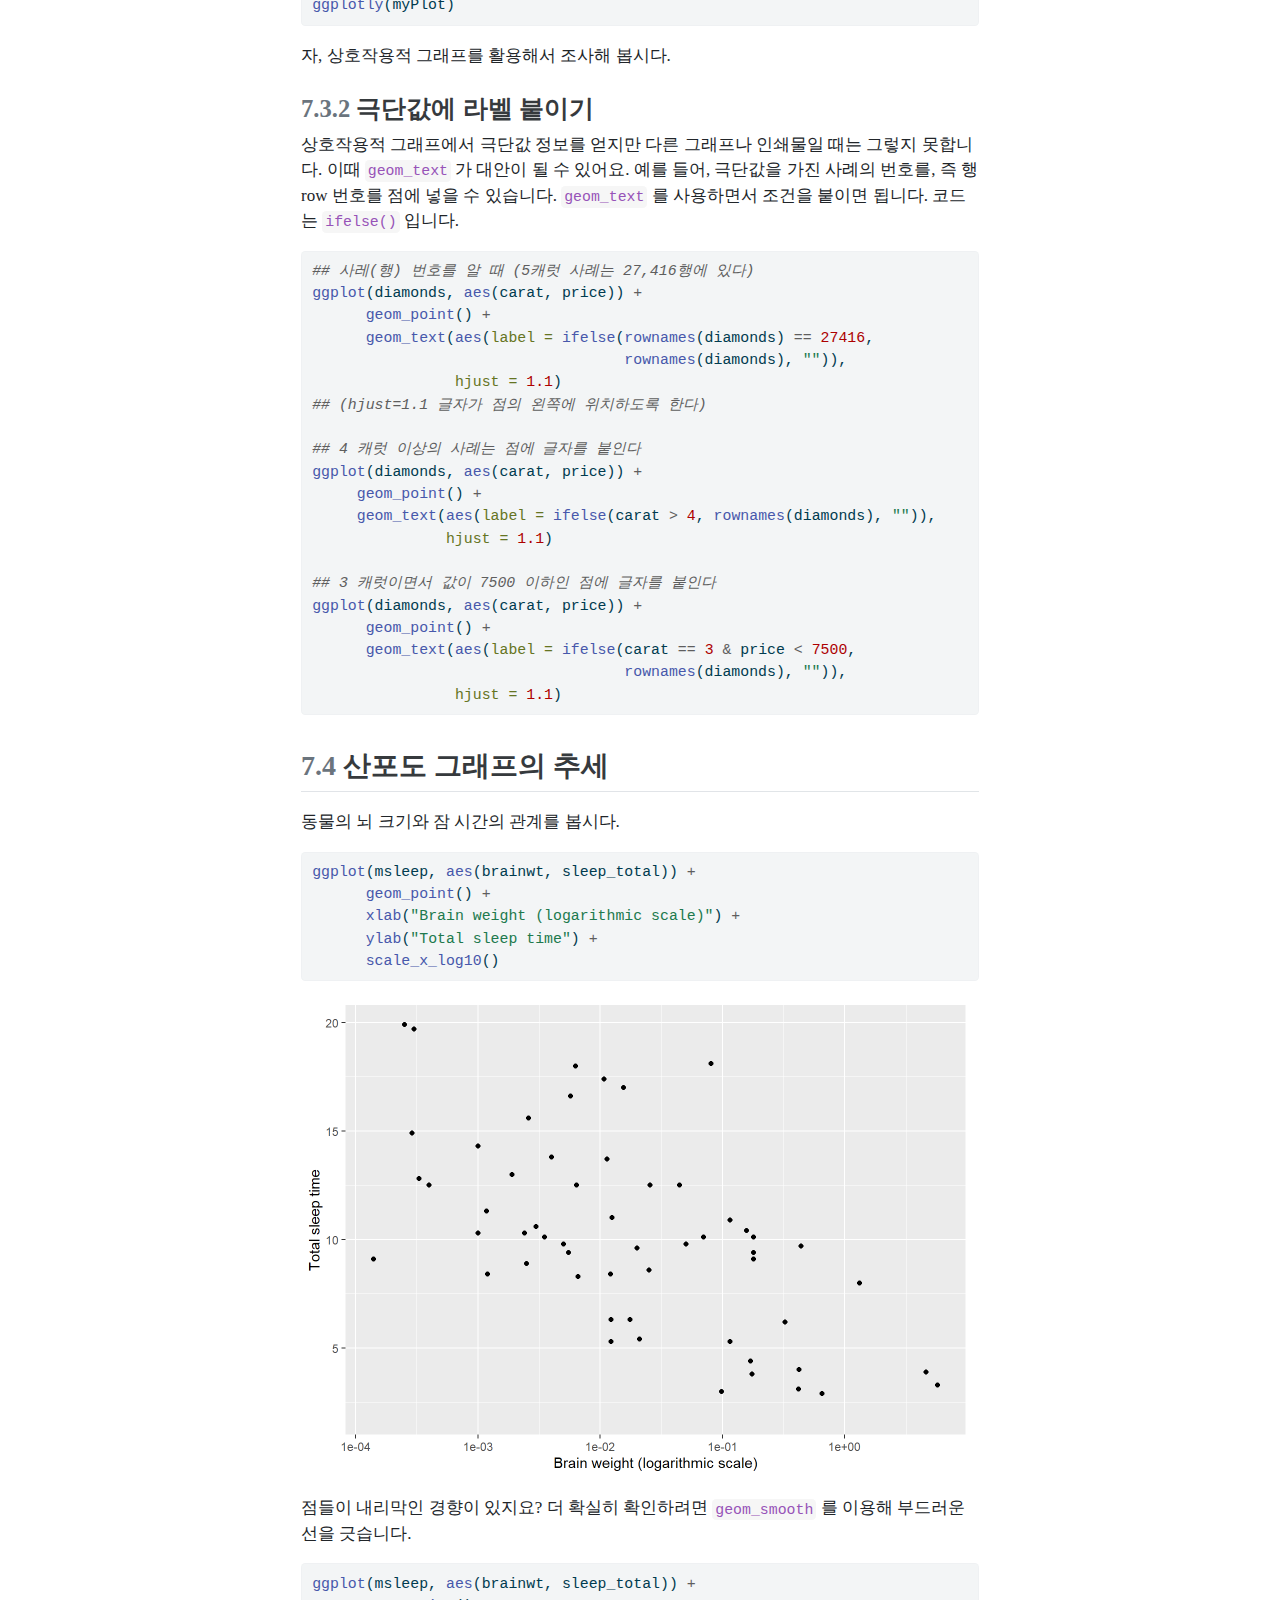
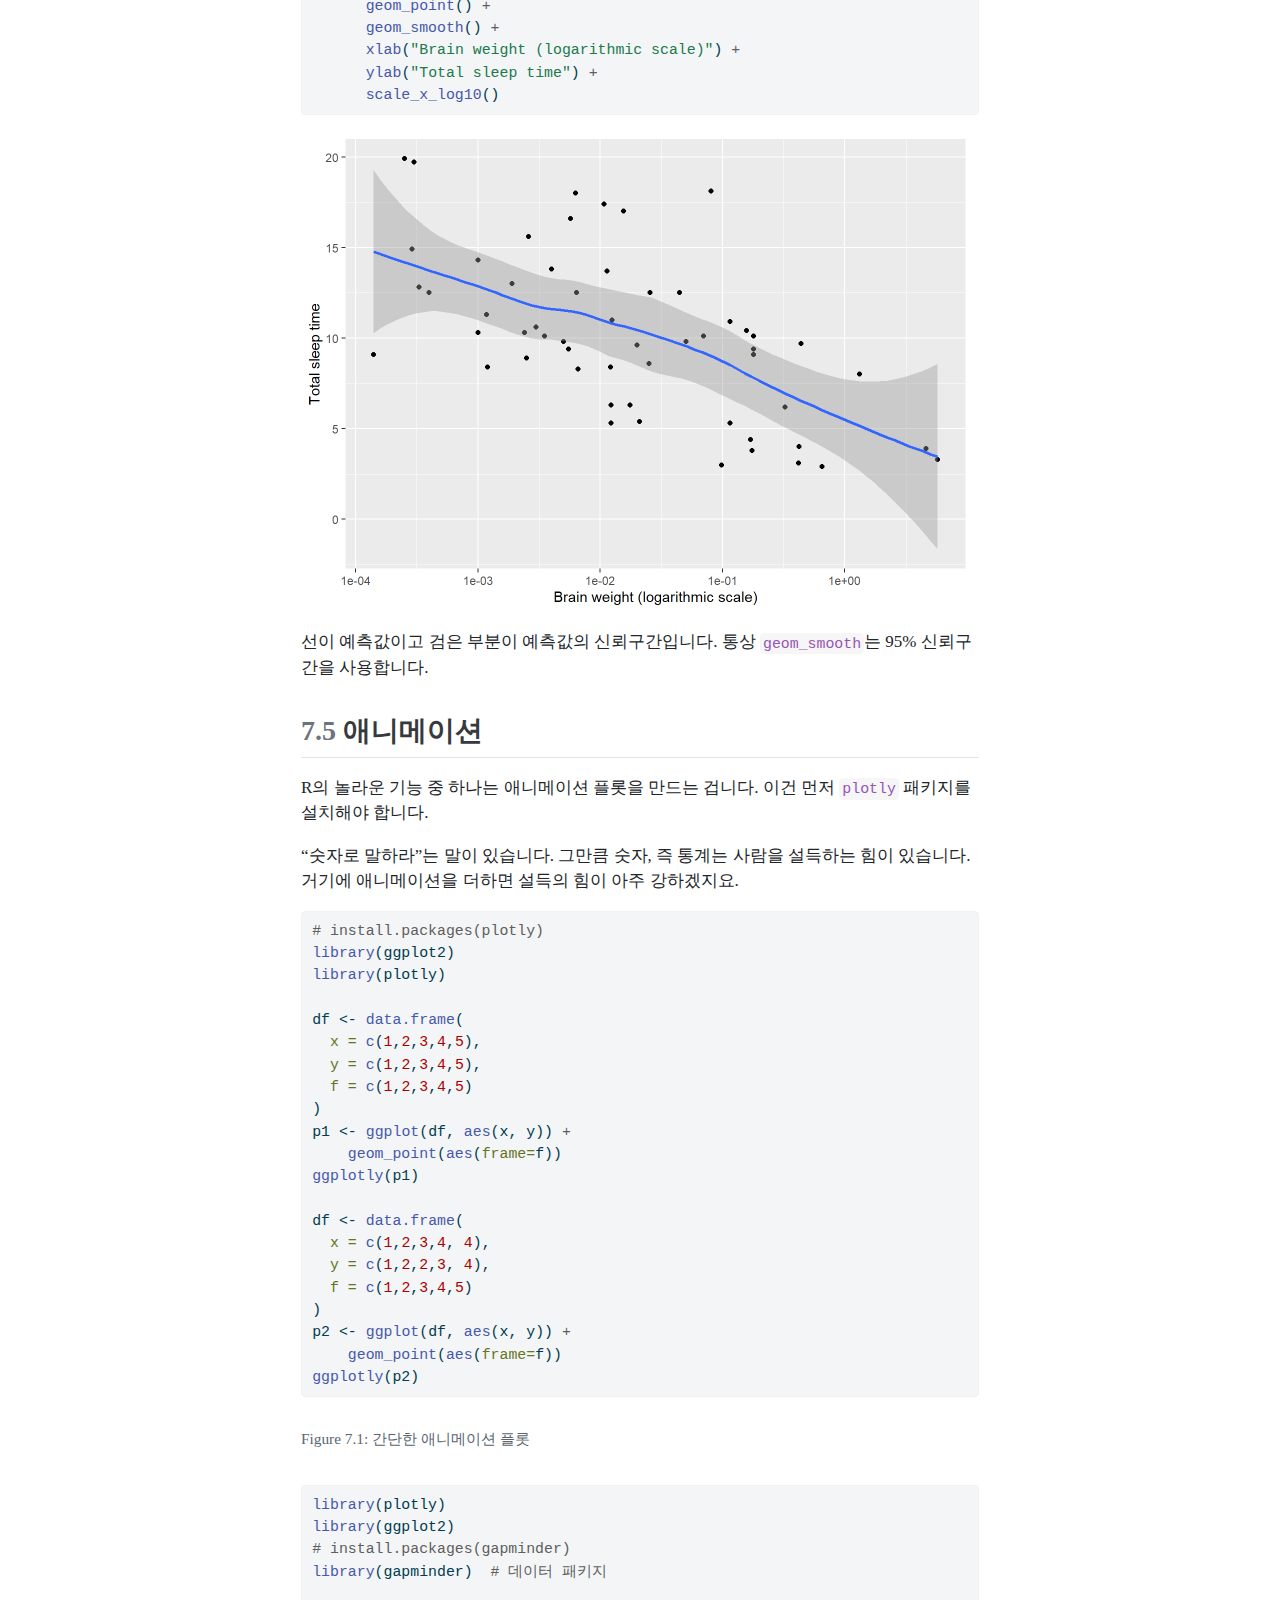
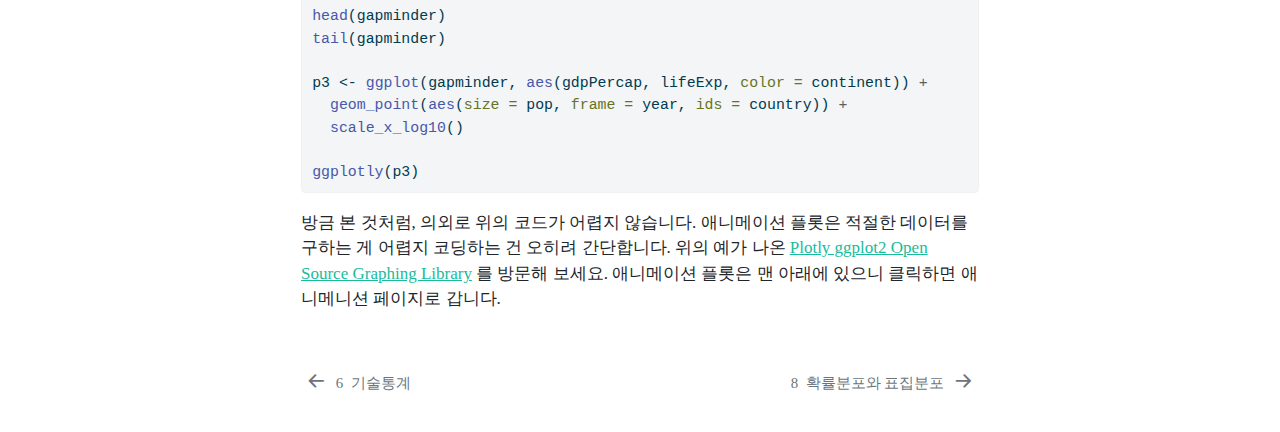
<file: exploratoy-analysis.html>
<!DOCTYPE html>
<html xmlns="http://www.w3.org/1999/xhtml" lang="en" xml:lang="en"><head>

<meta charset="utf-8">
<meta name="generator" content="quarto-1.3.361">

<meta name="viewport" content="width=device-width, initial-scale=1.0, user-scalable=yes">

<meta name="description" content="For the class: Statistics and Analysis with R &amp; Quarto">

<title>통계와 분석 - 7&nbsp; 탐색적 데이터 분석</title>
<style>
code{white-space: pre-wrap;}
span.smallcaps{font-variant: small-caps;}
div.columns{display: flex; gap: min(4vw, 1.5em);}
div.column{flex: auto; overflow-x: auto;}
div.hanging-indent{margin-left: 1.5em; text-indent: -1.5em;}
ul.task-list{list-style: none;}
ul.task-list li input[type="checkbox"] {
  width: 0.8em;
  margin: 0 0.8em 0.2em -1em; /* quarto-specific, see https://github.com/quarto-dev/quarto-cli/issues/4556 */ 
  vertical-align: middle;
}
/* CSS for syntax highlighting */
pre > code.sourceCode { white-space: pre; position: relative; }
pre > code.sourceCode > span { display: inline-block; line-height: 1.25; }
pre > code.sourceCode > span:empty { height: 1.2em; }
.sourceCode { overflow: visible; }
code.sourceCode > span { color: inherit; text-decoration: inherit; }
div.sourceCode { margin: 1em 0; }
pre.sourceCode { margin: 0; }
@media screen {
div.sourceCode { overflow: auto; }
}
@media print {
pre > code.sourceCode { white-space: pre-wrap; }
pre > code.sourceCode > span { text-indent: -5em; padding-left: 5em; }
}
pre.numberSource code
  { counter-reset: source-line 0; }
pre.numberSource code > span
  { position: relative; left: -4em; counter-increment: source-line; }
pre.numberSource code > span > a:first-child::before
  { content: counter(source-line);
    position: relative; left: -1em; text-align: right; vertical-align: baseline;
    border: none; display: inline-block;
    -webkit-touch-callout: none; -webkit-user-select: none;
    -khtml-user-select: none; -moz-user-select: none;
    -ms-user-select: none; user-select: none;
    padding: 0 4px; width: 4em;
  }
pre.numberSource { margin-left: 3em;  padding-left: 4px; }
div.sourceCode
  {   }
@media screen {
pre > code.sourceCode > span > a:first-child::before { text-decoration: underline; }
}
</style>


<script src="site_libs/quarto-nav/quarto-nav.js"></script>
<script src="site_libs/quarto-nav/headroom.min.js"></script>
<script src="site_libs/clipboard/clipboard.min.js"></script>
<script src="site_libs/quarto-search/autocomplete.umd.js"></script>
<script src="site_libs/quarto-search/fuse.min.js"></script>
<script src="site_libs/quarto-search/quarto-search.js"></script>
<meta name="quarto:offset" content="./">
<link href="./probabilistic-distribution.html" rel="next">
<link href="./descriptive-statistics.html" rel="prev">
<script src="site_libs/quarto-html/quarto.js"></script>
<script src="site_libs/quarto-html/popper.min.js"></script>
<script src="site_libs/quarto-html/tippy.umd.min.js"></script>
<script src="site_libs/quarto-html/anchor.min.js"></script>
<link href="site_libs/quarto-html/tippy.css" rel="stylesheet">
<link href="site_libs/quarto-html/quarto-syntax-highlighting.css" rel="stylesheet" class="quarto-color-scheme" id="quarto-text-highlighting-styles">
<link href="site_libs/quarto-html/quarto-syntax-highlighting-dark.css" rel="prefetch" class="quarto-color-scheme quarto-color-alternate" id="quarto-text-highlighting-styles">
<script src="site_libs/bootstrap/bootstrap.min.js"></script>
<link href="site_libs/bootstrap/bootstrap-icons.css" rel="stylesheet">
<link href="site_libs/bootstrap/bootstrap.min.css" rel="stylesheet" class="quarto-color-scheme" id="quarto-bootstrap" data-mode="light">
<link href="site_libs/bootstrap/bootstrap-dark.min.css" rel="prefetch" class="quarto-color-scheme quarto-color-alternate" id="quarto-bootstrap" data-mode="dark">
<script id="quarto-search-options" type="application/json">{
  "location": "sidebar",
  "copy-button": false,
  "collapse-after": 3,
  "panel-placement": "start",
  "type": "textbox",
  "limit": 20,
  "language": {
    "search-no-results-text": "No results",
    "search-matching-documents-text": "matching documents",
    "search-copy-link-title": "Copy link to search",
    "search-hide-matches-text": "Hide additional matches",
    "search-more-match-text": "more match in this document",
    "search-more-matches-text": "more matches in this document",
    "search-clear-button-title": "Clear",
    "search-detached-cancel-button-title": "Cancel",
    "search-submit-button-title": "Submit",
    "search-label": "Search"
  }
}</script>


</head>

<body class="nav-sidebar floating">

<div id="quarto-search-results"></div>
  <header id="quarto-header" class="headroom fixed-top">
  <nav class="quarto-secondary-nav">
    <div class="container-fluid d-flex">
      <button type="button" class="quarto-btn-toggle btn" data-bs-toggle="collapse" data-bs-target="#quarto-sidebar,#quarto-sidebar-glass" aria-controls="quarto-sidebar" aria-expanded="false" aria-label="Toggle sidebar navigation" onclick="if (window.quartoToggleHeadroom) { window.quartoToggleHeadroom(); }">
        <i class="bi bi-layout-text-sidebar-reverse"></i>
      </button>
      <nav class="quarto-page-breadcrumbs" aria-label="breadcrumb"><ol class="breadcrumb"><li class="breadcrumb-item"><a href="./exploratoy-analysis.html"><span class="chapter-number">7</span>&nbsp; <span class="chapter-title">탐색적 데이터 분석</span></a></li></ol></nav>
      <a class="flex-grow-1" role="button" data-bs-toggle="collapse" data-bs-target="#quarto-sidebar,#quarto-sidebar-glass" aria-controls="quarto-sidebar" aria-expanded="false" aria-label="Toggle sidebar navigation" onclick="if (window.quartoToggleHeadroom) { window.quartoToggleHeadroom(); }">      
      </a>
      <button type="button" class="btn quarto-search-button" aria-label="" onclick="window.quartoOpenSearch();">
        <i class="bi bi-search"></i>
      </button>
    </div>
  </nav>
</header>
<!-- content -->
<div id="quarto-content" class="quarto-container page-columns page-rows-contents page-layout-article">
<!-- sidebar -->
  <nav id="quarto-sidebar" class="sidebar collapse collapse-horizontal sidebar-navigation floating overflow-auto">
    <div class="pt-lg-2 mt-2 text-left sidebar-header">
    <div class="sidebar-title mb-0 py-0">
      <a href="./">통계와 분석</a> 
        <div class="sidebar-tools-main">
  <a href="" class="quarto-color-scheme-toggle quarto-navigation-tool  px-1" onclick="window.quartoToggleColorScheme(); return false;" title="Toggle dark mode"><i class="bi"></i></a>
</div>
    </div>
      </div>
        <div class="mt-2 flex-shrink-0 align-items-center">
        <div class="sidebar-search">
        <div id="quarto-search" class="" title="Search"></div>
        </div>
        </div>
    <div class="sidebar-menu-container"> 
    <ul class="list-unstyled mt-1">
        <li class="sidebar-item">
  <div class="sidebar-item-container"> 
  <a href="./index.html" class="sidebar-item-text sidebar-link">
 <span class="menu-text">안내</span></a>
  </div>
</li>
        <li class="sidebar-item">
  <div class="sidebar-item-container"> 
  <a href="./introduction.html" class="sidebar-item-text sidebar-link">
 <span class="menu-text"><span class="chapter-number">1</span>&nbsp; <span class="chapter-title">강의 소개</span></span></a>
  </div>
</li>
        <li class="sidebar-item">
  <div class="sidebar-item-container"> 
  <a href="./basic-concepts.html" class="sidebar-item-text sidebar-link">
 <span class="menu-text"><span class="chapter-number">2</span>&nbsp; <span class="chapter-title">통계의 기초 개념</span></span></a>
  </div>
</li>
        <li class="sidebar-item">
  <div class="sidebar-item-container"> 
  <a href="./base-r.html" class="sidebar-item-text sidebar-link">
 <span class="menu-text"><span class="chapter-number">3</span>&nbsp; <span class="chapter-title">R 기본</span></span></a>
  </div>
</li>
        <li class="sidebar-item">
  <div class="sidebar-item-container"> 
  <a href="./write-quarto.html" class="sidebar-item-text sidebar-link">
 <span class="menu-text"><span class="chapter-number">4</span>&nbsp; <span class="chapter-title">Quarto 사용하기</span></span></a>
  </div>
</li>
        <li class="sidebar-item">
  <div class="sidebar-item-container"> 
  <a href="./data-transform.html" class="sidebar-item-text sidebar-link">
 <span class="menu-text"><span class="chapter-number">5</span>&nbsp; <span class="chapter-title">데이터의 변환, 요약, 분석</span></span></a>
  </div>
</li>
        <li class="sidebar-item">
  <div class="sidebar-item-container"> 
  <a href="./descriptive-statistics.html" class="sidebar-item-text sidebar-link">
 <span class="menu-text"><span class="chapter-number">6</span>&nbsp; <span class="chapter-title">기술통계</span></span></a>
  </div>
</li>
        <li class="sidebar-item">
  <div class="sidebar-item-container"> 
  <a href="./exploratoy-analysis.html" class="sidebar-item-text sidebar-link active">
 <span class="menu-text"><span class="chapter-number">7</span>&nbsp; <span class="chapter-title">탐색적 데이터 분석</span></span></a>
  </div>
</li>
        <li class="sidebar-item">
  <div class="sidebar-item-container"> 
  <a href="./probabilistic-distribution.html" class="sidebar-item-text sidebar-link">
 <span class="menu-text"><span class="chapter-number">8</span>&nbsp; <span class="chapter-title">확률분포와 표집분포</span></span></a>
  </div>
</li>
        <li class="sidebar-item">
  <div class="sidebar-item-container"> 
  <a href="./inference-hypothesis.html" class="sidebar-item-text sidebar-link">
 <span class="menu-text"><span class="chapter-number">9</span>&nbsp; <span class="chapter-title">추정과 가설 검정</span></span></a>
  </div>
</li>
        <li class="sidebar-item">
  <div class="sidebar-item-container"> 
  <a href="./categorical-analysis.html" class="sidebar-item-text sidebar-link">
 <span class="menu-text"><span class="chapter-number">10</span>&nbsp; <span class="chapter-title">범주형 자료분석</span></span></a>
  </div>
</li>
        <li class="sidebar-item">
  <div class="sidebar-item-container"> 
  <a href="./variance-analysis.html" class="sidebar-item-text sidebar-link">
 <span class="menu-text"><span class="chapter-number">11</span>&nbsp; <span class="chapter-title">분산분석</span></span></a>
  </div>
</li>
        <li class="sidebar-item">
  <div class="sidebar-item-container"> 
  <a href="./linear-regression.html" class="sidebar-item-text sidebar-link">
 <span class="menu-text"><span class="chapter-number">12</span>&nbsp; <span class="chapter-title">선형 회귀분석</span></span></a>
  </div>
</li>
        <li class="sidebar-item">
  <div class="sidebar-item-container"> 
  <a href="./solutions.html" class="sidebar-item-text sidebar-link">
 <span class="menu-text"><span class="chapter-number">13</span>&nbsp; <span class="chapter-title">해답</span></span></a>
  </div>
</li>
        <li class="sidebar-item">
  <div class="sidebar-item-container"> 
  <a href="./references.html" class="sidebar-item-text sidebar-link">
 <span class="menu-text"><span class="chapter-number">14</span>&nbsp; <span class="chapter-title">참고문헌</span></span></a>
  </div>
</li>
    </ul>
    </div>
</nav>
<div id="quarto-sidebar-glass" data-bs-toggle="collapse" data-bs-target="#quarto-sidebar,#quarto-sidebar-glass"></div>
<!-- margin-sidebar -->
    <div id="quarto-margin-sidebar" class="sidebar margin-sidebar">
        <nav id="TOC" role="doc-toc" class="toc-active">
    <h2 id="toc-title">Table of contents</h2>
   
  <ul>
  <li><a href="#ggplot2-그래프를-보기-좋게" id="toc-ggplot2-그래프를-보기-좋게" class="nav-link active" data-scroll-target="#ggplot2-그래프를-보기-좋게"><span class="header-section-number">7.1</span> ggplot2 그래프를 보기 좋게</a>
  <ul class="collapse">
  <li><a href="#테마-이용" id="toc-테마-이용" class="nav-link" data-scroll-target="#테마-이용"><span class="header-section-number">7.1.1</span> 테마 이용</a></li>
  <li><a href="#칼라-팔레트" id="toc-칼라-팔레트" class="nav-link" data-scroll-target="#칼라-팔레트"><span class="header-section-number">7.1.2</span> 칼라 팔레트</a></li>
  </ul></li>
  <li><a href="#테마-맞춤" id="toc-테마-맞춤" class="nav-link" data-scroll-target="#테마-맞춤"><span class="header-section-number">7.2</span> 테마 맞춤</a></li>
  <li><a href="#극단값과-결측값" id="toc-극단값과-결측값" class="nav-link" data-scroll-target="#극단값과-결측값"><span class="header-section-number">7.3</span> 극단값과 결측값</a>
  <ul class="collapse">
  <li><a href="#극단값-탐지" id="toc-극단값-탐지" class="nav-link" data-scroll-target="#극단값-탐지"><span class="header-section-number">7.3.1</span> 극단값 탐지</a></li>
  <li><a href="#극단값에-라벨-붙이기" id="toc-극단값에-라벨-붙이기" class="nav-link" data-scroll-target="#극단값에-라벨-붙이기"><span class="header-section-number">7.3.2</span> 극단값에 라벨 붙이기</a></li>
  </ul></li>
  <li><a href="#산포도-그래프의-추세" id="toc-산포도-그래프의-추세" class="nav-link" data-scroll-target="#산포도-그래프의-추세"><span class="header-section-number">7.4</span> 산포도 그래프의 추세</a></li>
  <li><a href="#애니메이션" id="toc-애니메이션" class="nav-link" data-scroll-target="#애니메이션"><span class="header-section-number">7.5</span> 애니메이션</a></li>
  </ul>
</nav>
    </div>
<!-- main -->
<main class="content" id="quarto-document-content">

<header id="title-block-header" class="quarto-title-block default">
<div class="quarto-title">
<h1 class="title"><span id="sec-exp" class="quarto-section-identifier"><span class="chapter-number">7</span>&nbsp; <span class="chapter-title">탐색적 데이터 분석</span></span></h1>
</div>



<div class="quarto-title-meta">

    
  
    
  </div>
  

</header>

<p>탐색적 데이터 분석은 데이터를 요약하고 시각적 표현을 통해서 알아가는 방법입니다. 탐색적 분석의 중요한 부분이 안-지도적 학습인데 unsupervised learning, 이것은 의미있는 하위집단 분류와 패턴을 찾는 여러 방법의 집합체를 통칭합니다. 통계적 추론,즉 가설을 검증하는 접근법과 달리, 이것은 가설을 만들어내는 과정입니다. 물론 이 가설도 나중에 새 데이터에 의해서 검증을 받아야합니다. 탐색적 분석의 또다른 목적은 극단적 사례와 부정확한 자료를 찾아내어 좀더 효율적인 데이터셋을 구축하는 겁니다. 데이터의 통계적 요약과 그래프 작성을 통해서 탐색적 분석을 해봅니다. (탐색적 분석은 기계학습의 unsupervised learning 과 연관이 있습니다.)</p>
<section id="ggplot2-그래프를-보기-좋게" class="level2" data-number="7.1">
<h2 data-number="7.1" class="anchored" data-anchor-id="ggplot2-그래프를-보기-좋게"><span class="header-section-number">7.1</span> ggplot2 그래프를 보기 좋게</h2>
<p><code>ggplot2</code> 를 수준 높게 이용해서 그래프를 보기 좋게 그립니다.</p>
<div class="cell">
<div class="sourceCode cell-code" id="cb1"><pre class="sourceCode r code-with-copy"><code class="sourceCode r"><span id="cb1-1"><a href="#cb1-1" aria-hidden="true" tabindex="-1"></a><span class="fu">library</span>(ggplot2) <span class="co"># 여기서 필요한 패키지 부르기</span></span></code><button title="Copy to Clipboard" class="code-copy-button"><i class="bi"></i></button></pre></div>
</div>
<section id="테마-이용" class="level3" data-number="7.1.1">
<h3 data-number="7.1.1" class="anchored" data-anchor-id="테마-이용"><span class="header-section-number">7.1.1</span> 테마 이용</h3>
<p>예전에 <a href="base-r.html"><span>3</span></a> 장의 <a href="base-r.html#sec-bas-num-plot">숫자형 자료의 그래프</a>에서 그렸던 그래프를 다시 봅니다. 그 아래에 테마를 붙여 그래프를 발전시킵니다. 아래 일곱 개는 각각 그래프를 그립니다. 아래를 복사해서 실행해 보세요. R 스크립트 파일을 만들어 사용하거나 Quarto 파일을 만들어 코드 청크에 넣고 사용하세요.</p>
<p>만일 경고메시지가 나타나고 그걸 없애고 싶으면 청크옵션에 <code>#| warning: false</code>를 넣습니다.</p>
<div class="cell">
<div class="sourceCode cell-code" id="cb2"><pre class="sourceCode r code-with-copy"><code class="sourceCode r"><span id="cb2-1"><a href="#cb2-1" aria-hidden="true" tabindex="-1"></a>p <span class="ot">&lt;-</span> <span class="fu">ggplot</span>(msleep, <span class="fu">aes</span>(brainwt, sleep_total, <span class="at">colour =</span> vore)) <span class="sc">+</span> </span>
<span id="cb2-2"><a href="#cb2-2" aria-hidden="true" tabindex="-1"></a>      <span class="fu">geom_point</span>() <span class="sc">+</span></span>
<span id="cb2-3"><a href="#cb2-3" aria-hidden="true" tabindex="-1"></a>      <span class="fu">xlab</span>(<span class="st">"Brain weight (logarithmic scale)"</span>) <span class="sc">+</span></span>
<span id="cb2-4"><a href="#cb2-4" aria-hidden="true" tabindex="-1"></a>      <span class="fu">ylab</span>(<span class="st">"Total sleep time"</span>) <span class="sc">+</span></span>
<span id="cb2-5"><a href="#cb2-5" aria-hidden="true" tabindex="-1"></a>      <span class="fu">scale_x_log10</span>() <span class="sc">+</span></span>
<span id="cb2-6"><a href="#cb2-6" aria-hidden="true" tabindex="-1"></a>      <span class="fu">facet_wrap</span>(<span class="sc">~</span> vore)</span>
<span id="cb2-7"><a href="#cb2-7" aria-hidden="true" tabindex="-1"></a></span>
<span id="cb2-8"><a href="#cb2-8" aria-hidden="true" tabindex="-1"></a><span class="co"># 다양한 테마로 그래프를 그린다</span></span>
<span id="cb2-9"><a href="#cb2-9" aria-hidden="true" tabindex="-1"></a>p <span class="sc">+</span> <span class="fu">theme_grey</span>() <span class="co"># The default theme</span></span></code><button title="Copy to Clipboard" class="code-copy-button"><i class="bi"></i></button></pre></div>
<div class="cell-output-display">
<p><img src="exploratoy-analysis_files/figure-html/unnamed-chunk-2-1.png" class="img-fluid" width="672"></p>
</div>
<div class="sourceCode cell-code" id="cb3"><pre class="sourceCode r code-with-copy"><code class="sourceCode r"><span id="cb3-1"><a href="#cb3-1" aria-hidden="true" tabindex="-1"></a>p <span class="sc">+</span> <span class="fu">theme_bw</span>()</span></code><button title="Copy to Clipboard" class="code-copy-button"><i class="bi"></i></button></pre></div>
<div class="cell-output-display">
<p><img src="exploratoy-analysis_files/figure-html/unnamed-chunk-2-2.png" class="img-fluid" width="672"></p>
</div>
<div class="sourceCode cell-code" id="cb4"><pre class="sourceCode r code-with-copy"><code class="sourceCode r"><span id="cb4-1"><a href="#cb4-1" aria-hidden="true" tabindex="-1"></a>p <span class="sc">+</span> <span class="fu">theme_linedraw</span>()</span></code><button title="Copy to Clipboard" class="code-copy-button"><i class="bi"></i></button></pre></div>
<div class="cell-output-display">
<p><img src="exploratoy-analysis_files/figure-html/unnamed-chunk-2-3.png" class="img-fluid" width="672"></p>
</div>
<div class="sourceCode cell-code" id="cb5"><pre class="sourceCode r code-with-copy"><code class="sourceCode r"><span id="cb5-1"><a href="#cb5-1" aria-hidden="true" tabindex="-1"></a>p <span class="sc">+</span> <span class="fu">theme_light</span>()</span></code><button title="Copy to Clipboard" class="code-copy-button"><i class="bi"></i></button></pre></div>
<div class="cell-output-display">
<p><img src="exploratoy-analysis_files/figure-html/unnamed-chunk-2-4.png" class="img-fluid" width="672"></p>
</div>
<div class="sourceCode cell-code" id="cb6"><pre class="sourceCode r code-with-copy"><code class="sourceCode r"><span id="cb6-1"><a href="#cb6-1" aria-hidden="true" tabindex="-1"></a>p <span class="sc">+</span> <span class="fu">theme_dark</span>()</span></code><button title="Copy to Clipboard" class="code-copy-button"><i class="bi"></i></button></pre></div>
<div class="cell-output-display">
<p><img src="exploratoy-analysis_files/figure-html/unnamed-chunk-2-5.png" class="img-fluid" width="672"></p>
</div>
<div class="sourceCode cell-code" id="cb7"><pre class="sourceCode r code-with-copy"><code class="sourceCode r"><span id="cb7-1"><a href="#cb7-1" aria-hidden="true" tabindex="-1"></a>p <span class="sc">+</span> <span class="fu">theme_minimal</span>()</span></code><button title="Copy to Clipboard" class="code-copy-button"><i class="bi"></i></button></pre></div>
<div class="cell-output-display">
<p><img src="exploratoy-analysis_files/figure-html/unnamed-chunk-2-6.png" class="img-fluid" width="672"></p>
</div>
<div class="sourceCode cell-code" id="cb8"><pre class="sourceCode r code-with-copy"><code class="sourceCode r"><span id="cb8-1"><a href="#cb8-1" aria-hidden="true" tabindex="-1"></a>p <span class="sc">+</span> <span class="fu">theme_classic</span>()</span></code><button title="Copy to Clipboard" class="code-copy-button"><i class="bi"></i></button></pre></div>
<div class="cell-output-display">
<p><img src="exploratoy-analysis_files/figure-html/unnamed-chunk-2-7.png" class="img-fluid" width="672"></p>
</div>
</div>
</section>
<section id="칼라-팔레트" class="level3" data-number="7.1.2">
<h3 data-number="7.1.2" class="anchored" data-anchor-id="칼라-팔레트"><span class="header-section-number">7.1.2</span> 칼라 팔레트</h3>
<p>배경색 같은 것과는 달리, 칼라 팔페트는 테마의 부분이 아닙니다. 팔레트는 그래프에서 점을 그릴 때 사용하는 일련의 색깔을 말합니다. 팔레트를 사용한 그래프는 색깔을 통해서 직관적으로 이해하기 좋습니다.</p>
<p><code>scale_colour_brewer</code> 을 이용해서 칼라 팔레트를 바꿉니다. 세 종류의 팔레트가 있습니다.</p>
<ul>
<li>Sequential palettes: 한 색깔에서 하얀 색으로 점점 바뀝니다. 순위척도 변수나 등간 및 비율 척도 변수에 사용하면 좋습니다.</li>
<li>Diverging palettes:한 색깔에서 다른 색까로 점점 바뀌는데 중간에 하얀 색을 거칩니다. 변수값 중간에 의미 있는 0을 가진 변수에 좋습니다.</li>
<li>Qualitative palettes: 다양한 색으로 된 팔레트인데, 명목척도의 변수에 좋습니다.</li>
</ul>
<p><code>?scale_colour_brewer</code>를 이용하거나 <a href="http://www.colorbrewer2.org" class="uri">http://www.colorbrewer2.org</a>를 방문해서 팔레트의 목록을 알 수 있습니다. 아래 밑 부분에 예를 세 개 들었습니다. 그래프에 사용한 변수 <code>vore</code> 는 명목척도변수이므로 qualitative 팔레트가 가장 어울린다고 봅니다. 한 번 시행해 보세요.</p>
<div>
<div class="sourceCode cell-code" id="cb9"><pre class="sourceCode r code-with-copy"><code class="sourceCode r"><span id="cb9-1"><a href="#cb9-1" aria-hidden="true" tabindex="-1"></a>p <span class="ot">&lt;-</span> <span class="fu">ggplot</span>(msleep, <span class="fu">aes</span>(brainwt, sleep_total, <span class="at">colour =</span> vore)) <span class="sc">+</span> </span>
<span id="cb9-2"><a href="#cb9-2" aria-hidden="true" tabindex="-1"></a>      <span class="fu">geom_point</span>() <span class="sc">+</span></span>
<span id="cb9-3"><a href="#cb9-3" aria-hidden="true" tabindex="-1"></a>      <span class="fu">xlab</span>(<span class="st">"Brain weight (logarithmic scale)"</span>) <span class="sc">+</span></span>
<span id="cb9-4"><a href="#cb9-4" aria-hidden="true" tabindex="-1"></a>      <span class="fu">ylab</span>(<span class="st">"Total sleep time"</span>) <span class="sc">+</span></span>
<span id="cb9-5"><a href="#cb9-5" aria-hidden="true" tabindex="-1"></a>      <span class="fu">scale_x_log10</span>()</span>
<span id="cb9-6"><a href="#cb9-6" aria-hidden="true" tabindex="-1"></a></span>
<span id="cb9-7"><a href="#cb9-7" aria-hidden="true" tabindex="-1"></a><span class="co"># Sequential palette:</span></span>
<span id="cb9-8"><a href="#cb9-8" aria-hidden="true" tabindex="-1"></a>p <span class="sc">+</span> <span class="fu">scale_colour_brewer</span>(<span class="at">palette =</span> <span class="st">"OrRd"</span>)</span>
<span id="cb9-9"><a href="#cb9-9" aria-hidden="true" tabindex="-1"></a><span class="co"># Diverging palette:</span></span>
<span id="cb9-10"><a href="#cb9-10" aria-hidden="true" tabindex="-1"></a><span class="co"># p + scale_colour_brewer(palette = "RdBu")</span></span>
<span id="cb9-11"><a href="#cb9-11" aria-hidden="true" tabindex="-1"></a><span class="co"># Qualitative palette:</span></span>
<span id="cb9-12"><a href="#cb9-12" aria-hidden="true" tabindex="-1"></a>p <span class="sc">+</span> <span class="fu">scale_colour_brewer</span>(<span class="at">palette =</span> <span class="st">"Set1"</span>)</span></code><button title="Copy to Clipboard" class="code-copy-button"><i class="bi"></i></button></pre></div>
<div class="cell quarto-layout-panel">
<div class="quarto-layout-row quarto-layout-valign-top">
<div class="cell-output-display quarto-layout-cell" style="flex-basis: 50.0%;justify-content: center;">
<div class="quarto-figure quarto-figure-center">
<figure class="figure">
<p><img src="exploratoy-analysis_files/figure-html/unnamed-chunk-3-1.png" class="img-fluid figure-img" width="672"></p>
<figcaption class="figure-caption">Sequential Palette</figcaption>
</figure>
</div>
</div>
<div class="cell-output-display quarto-layout-cell" style="flex-basis: 50.0%;justify-content: center;">
<div class="quarto-figure quarto-figure-center">
<figure class="figure">
<p><img src="exploratoy-analysis_files/figure-html/unnamed-chunk-3-2.png" class="img-fluid figure-img" width="672"></p>
<figcaption class="figure-caption">Qualitative palette</figcaption>
</figure>
</div>
</div>
</div>
</div>
</div>
</section>
</section>
<section id="테마-맞춤" class="level2" data-number="7.2">
<h2 data-number="7.2" class="anchored" data-anchor-id="테마-맞춤"><span class="header-section-number">7.2</span> 테마 맞춤</h2>
<p>테마는 색깔과 글자 등 여러 요소를 잘 어울리게 미리 선택한 것입니다. 따라서 <code>theme</code>을 사용하면 시간과 노력을 절약합니다. 하지만 원한다면 테마의 요소를 입맛에 맞게 변경할 수 있습니다. 테마는 미학적 <code>aes</code> 요소에 관련이 없는 모든 시각적 요소를 통제합니다. 위 청크에서 생성한 객체(그래프) p를 사용합니다.</p>
<div>
<div class="sourceCode cell-code" id="cb10"><pre class="sourceCode r code-with-copy"><code class="sourceCode r"><span id="cb10-1"><a href="#cb10-1" aria-hidden="true" tabindex="-1"></a><span class="co"># 범례가 없으려면 "none"</span></span>
<span id="cb10-2"><a href="#cb10-2" aria-hidden="true" tabindex="-1"></a><span class="co"># 범례가 그림 아래에 있다:</span></span>
<span id="cb10-3"><a href="#cb10-3" aria-hidden="true" tabindex="-1"></a>p <span class="sc">+</span> <span class="fu">theme</span>(<span class="at">legend.position =</span> <span class="st">"bottom"</span>)</span>
<span id="cb10-4"><a href="#cb10-4" aria-hidden="true" tabindex="-1"></a><span class="co"># 범례가 플롯 안에 있다:</span></span>
<span id="cb10-5"><a href="#cb10-5" aria-hidden="true" tabindex="-1"></a>p <span class="sc">+</span> <span class="fu">theme</span>(<span class="at">legend.position =</span> <span class="fu">c</span>(<span class="fl">0.9</span>, <span class="fl">0.7</span>))</span></code><button title="Copy to Clipboard" class="code-copy-button"><i class="bi"></i></button></pre></div>
<div class="cell quarto-layout-panel">
<div class="quarto-layout-row quarto-layout-valign-top">
<div class="cell-output-display quarto-layout-cell" style="flex-basis: 50.0%;justify-content: center;">
<div class="quarto-figure quarto-figure-center">
<figure class="figure">
<p><img src="exploratoy-analysis_files/figure-html/unnamed-chunk-4-1.png" class="img-fluid figure-img" width="672"></p>
<figcaption class="figure-caption">범례가 아래에</figcaption>
</figure>
</div>
</div>
<div class="cell-output-display quarto-layout-cell" style="flex-basis: 50.0%;justify-content: center;">
<div class="quarto-figure quarto-figure-center">
<figure class="figure">
<p><img src="exploratoy-analysis_files/figure-html/unnamed-chunk-4-2.png" class="img-fluid figure-img" width="672"></p>
<figcaption class="figure-caption">범례가 안에</figcaption>
</figure>
</div>
</div>
</div>
</div>
</div>
<p>마지막 예의 벡터 c(0.9, 0.7)는 범례의 상대적 위치를 말합니다. c(0, 0)은 그래프의 왼쪽 아래 모서리의 위치고 c(1, 1)은 그래프의 오른쪽 위 모서리의 위치를 의미합니다. 따라서 상대적 위치는 0에서 1 사이 값을 선택하면 됩니다.</p>
<p>아래의 예를 보고 <code>theme</code> 을 사용해 봅시다.</p>
<div class="cell">
<div class="sourceCode cell-code" id="cb11"><pre class="sourceCode r code-with-copy"><code class="sourceCode r"><span id="cb11-1"><a href="#cb11-1" aria-hidden="true" tabindex="-1"></a>p <span class="sc">+</span> <span class="fu">theme</span>(<span class="at">panel.grid.major =</span> <span class="fu">element_line</span>(<span class="at">colour =</span> <span class="st">"black"</span>),</span>
<span id="cb11-2"><a href="#cb11-2" aria-hidden="true" tabindex="-1"></a>          <span class="at">panel.grid.minor =</span> <span class="fu">element_line</span>(<span class="at">colour =</span> <span class="st">"purple"</span>,</span>
<span id="cb11-3"><a href="#cb11-3" aria-hidden="true" tabindex="-1"></a>                                          <span class="at">linetype =</span> <span class="st">"dotted"</span>),</span>
<span id="cb11-4"><a href="#cb11-4" aria-hidden="true" tabindex="-1"></a>          <span class="at">panel.background =</span> <span class="fu">element_rect</span>(<span class="at">colour =</span> <span class="st">"red"</span>, <span class="at">size =</span> <span class="dv">2</span>),</span>
<span id="cb11-5"><a href="#cb11-5" aria-hidden="true" tabindex="-1"></a>          <span class="at">plot.background =</span> <span class="fu">element_rect</span>(<span class="at">fill =</span> <span class="st">"yellow"</span>),</span>
<span id="cb11-6"><a href="#cb11-6" aria-hidden="true" tabindex="-1"></a>          <span class="at">axis.text =</span> <span class="fu">element_text</span>(<span class="at">family =</span> <span class="st">"mono"</span>, <span class="at">colour =</span> <span class="st">"blue"</span>),</span>
<span id="cb11-7"><a href="#cb11-7" aria-hidden="true" tabindex="-1"></a>          <span class="at">axis.title =</span> <span class="fu">element_text</span>(<span class="at">family =</span> <span class="st">"serif"</span>, <span class="at">size =</span> <span class="dv">14</span>))</span></code><button title="Copy to Clipboard" class="code-copy-button"><i class="bi"></i></button></pre></div>
</div>
<p>테마의 조건을 알려면 <code>?theme</code> 을 이용하거나, <code>?element_line</code> (줄), <code>?element_rect</code> (경계선과 배경), <code>?element_text</code> (글자), 그리고 <code>element_blank</code> (그래프 요소의 제외) 등을 사용한다. <code>colors()</code> 를 이용해서 이미 있는 색깔 이름을 사용하거나 색깔의 헥사코드를 사용합니다.</p>
</section>
<section id="극단값과-결측값" class="level2" data-number="7.3">
<h2 data-number="7.3" class="anchored" data-anchor-id="극단값과-결측값"><span class="header-section-number">7.3</span> 극단값과 결측값</h2>
<p>여기서는 <code>ggplot2</code> 에 있는 <code>diamonds</code> 데이터셋을 이용합니다.</p>
<section id="극단값-탐지" class="level3" data-number="7.3.1">
<h3 data-number="7.3.1" class="anchored" data-anchor-id="극단값-탐지"><span class="header-section-number">7.3.1</span> 극단값 탐지</h3>
<p>박스 그래프나 산포도 그래프는 뭔가 수상한 사례값을 찾아내는 데 도움을 줍니다. <strong>극단값</strong>은 측정 실수나 타이핑 실수일 수 있지만,독특한 예외 사례일 수도 있습니다. 예외 사례는 가끔 중요한 정보나 통찰을 제공하기도 해서 주의깊게 살펴보는 게 좋습니다.</p>
<p>다이아몬드 캐럿과 가격의 산포도를 봅시다.</p>
<div class="cell">
<div class="sourceCode cell-code" id="cb12"><pre class="sourceCode r code-with-copy"><code class="sourceCode r"><span id="cb12-1"><a href="#cb12-1" aria-hidden="true" tabindex="-1"></a><span class="fu">ggplot</span>(diamonds, <span class="fu">aes</span>(carat, price)) <span class="sc">+</span></span>
<span id="cb12-2"><a href="#cb12-2" aria-hidden="true" tabindex="-1"></a>      <span class="fu">geom_point</span>()</span></code><button title="Copy to Clipboard" class="code-copy-button"><i class="bi"></i></button></pre></div>
</div>
<p>극단값이 여럿 있지요? 예를 들어, 드문 사례인 5캐럿이지만 값이 비슷한 사례가 하나 있습니다. 3캐럿인데 여러 개 싼 것도 있고요. 이런 걸 어떻게 특정할 수 있을까요?</p>
<p>상호작용적 그래프를 출력하는 <code>plotly</code> 패키지가 한 방법이 될 수 있습니다.</p>
<div class="cell">
<div class="sourceCode cell-code" id="cb13"><pre class="sourceCode r code-with-copy"><code class="sourceCode r"><span id="cb13-1"><a href="#cb13-1" aria-hidden="true" tabindex="-1"></a><span class="fu">install.packages</span>(<span class="st">"plotly"</span>)</span></code><button title="Copy to Clipboard" class="code-copy-button"><i class="bi"></i></button></pre></div>
</div>
<p><code>ggplot2</code> 에서 <code>plotl</code>y 를 사용하려면 그래프를 변수에 저장하고 <code>ggplotly</code> 함수를 활용해 이용합니다. 결과를 불러오는 데 시간이 좀 걸리지만 상호작용적 그래프니까 그럴 가치가 있지요.</p>
<div class="cell">
<div class="sourceCode cell-code" id="cb14"><pre class="sourceCode r code-with-copy"><code class="sourceCode r"><span id="cb14-1"><a href="#cb14-1" aria-hidden="true" tabindex="-1"></a>myPlot <span class="ot">&lt;-</span> <span class="fu">ggplot</span>(diamonds, <span class="fu">aes</span>(carat, price)) <span class="sc">+</span></span>
<span id="cb14-2"><a href="#cb14-2" aria-hidden="true" tabindex="-1"></a>      <span class="fu">geom_point</span>()</span>
<span id="cb14-3"><a href="#cb14-3" aria-hidden="true" tabindex="-1"></a></span>
<span id="cb14-4"><a href="#cb14-4" aria-hidden="true" tabindex="-1"></a><span class="fu">library</span>(plotly)</span>
<span id="cb14-5"><a href="#cb14-5" aria-hidden="true" tabindex="-1"></a><span class="fu">ggplotly</span>(myPlot)</span></code><button title="Copy to Clipboard" class="code-copy-button"><i class="bi"></i></button></pre></div>
</div>
<p><code>plotly</code>의 디폴트는 단지 캐럿과 가격만 보여주는 거지만 문자로 정보를 주도록 할 수도 있습니다.</p>
<div class="cell">
<div class="sourceCode cell-code" id="cb15"><pre class="sourceCode r code-with-copy"><code class="sourceCode r"><span id="cb15-1"><a href="#cb15-1" aria-hidden="true" tabindex="-1"></a>myPlot <span class="ot">&lt;-</span> <span class="fu">ggplot</span>(diamonds, <span class="fu">aes</span>(carat, price, <span class="at">text =</span> <span class="fu">paste</span>(<span class="st">"Row:"</span>,</span>
<span id="cb15-2"><a href="#cb15-2" aria-hidden="true" tabindex="-1"></a>                                            <span class="fu">rownames</span>(diamonds)))) <span class="sc">+</span></span>
<span id="cb15-3"><a href="#cb15-3" aria-hidden="true" tabindex="-1"></a>                                            <span class="fu">geom_point</span>()</span>
<span id="cb15-4"><a href="#cb15-4" aria-hidden="true" tabindex="-1"></a><span class="fu">ggplotly</span>(myPlot)</span></code><button title="Copy to Clipboard" class="code-copy-button"><i class="bi"></i></button></pre></div>
</div>
<p>자, 상호작용적 그래프를 활용해서 조사해 봅시다.</p>
</section>
<section id="극단값에-라벨-붙이기" class="level3" data-number="7.3.2">
<h3 data-number="7.3.2" class="anchored" data-anchor-id="극단값에-라벨-붙이기"><span class="header-section-number">7.3.2</span> 극단값에 라벨 붙이기</h3>
<p>상호작용적 그래프에서 극단값 정보를 얻지만 다른 그래프나 인쇄물일 때는 그렇지 못합니다. 이때 <code>geom_text</code> 가 대안이 될 수 있어요. 예를 들어, 극단값을 가진 사례의 번호를, 즉 행 row 번호를 점에 넣을 수 있습니다. <code>geom_text</code> 를 사용하면서 조건을 붙이면 됩니다. 코드는 <code>ifelse()</code> 입니다.</p>
<div class="cell">
<div class="sourceCode cell-code" id="cb16"><pre class="sourceCode r code-with-copy"><code class="sourceCode r"><span id="cb16-1"><a href="#cb16-1" aria-hidden="true" tabindex="-1"></a><span class="do">## 사레(행) 번호를 알 때 (5캐럿 사례는 27,416행에 있다)</span></span>
<span id="cb16-2"><a href="#cb16-2" aria-hidden="true" tabindex="-1"></a><span class="fu">ggplot</span>(diamonds, <span class="fu">aes</span>(carat, price)) <span class="sc">+</span></span>
<span id="cb16-3"><a href="#cb16-3" aria-hidden="true" tabindex="-1"></a>      <span class="fu">geom_point</span>() <span class="sc">+</span></span>
<span id="cb16-4"><a href="#cb16-4" aria-hidden="true" tabindex="-1"></a>      <span class="fu">geom_text</span>(<span class="fu">aes</span>(<span class="at">label =</span> <span class="fu">ifelse</span>(<span class="fu">rownames</span>(diamonds) <span class="sc">==</span> <span class="dv">27416</span>,</span>
<span id="cb16-5"><a href="#cb16-5" aria-hidden="true" tabindex="-1"></a>                                   <span class="fu">rownames</span>(diamonds), <span class="st">""</span>)),</span>
<span id="cb16-6"><a href="#cb16-6" aria-hidden="true" tabindex="-1"></a>                <span class="at">hjust =</span> <span class="fl">1.1</span>)</span>
<span id="cb16-7"><a href="#cb16-7" aria-hidden="true" tabindex="-1"></a><span class="do">## (hjust=1.1 글자가 점의 왼쪽에 위치하도록 한다)</span></span>
<span id="cb16-8"><a href="#cb16-8" aria-hidden="true" tabindex="-1"></a></span>
<span id="cb16-9"><a href="#cb16-9" aria-hidden="true" tabindex="-1"></a><span class="do">## 4 캐럿 이상의 사례는 점에 글자를 붙인다</span></span>
<span id="cb16-10"><a href="#cb16-10" aria-hidden="true" tabindex="-1"></a><span class="fu">ggplot</span>(diamonds, <span class="fu">aes</span>(carat, price)) <span class="sc">+</span></span>
<span id="cb16-11"><a href="#cb16-11" aria-hidden="true" tabindex="-1"></a>     <span class="fu">geom_point</span>() <span class="sc">+</span></span>
<span id="cb16-12"><a href="#cb16-12" aria-hidden="true" tabindex="-1"></a>     <span class="fu">geom_text</span>(<span class="fu">aes</span>(<span class="at">label =</span> <span class="fu">ifelse</span>(carat <span class="sc">&gt;</span> <span class="dv">4</span>, <span class="fu">rownames</span>(diamonds), <span class="st">""</span>)),</span>
<span id="cb16-13"><a href="#cb16-13" aria-hidden="true" tabindex="-1"></a>               <span class="at">hjust =</span> <span class="fl">1.1</span>)</span>
<span id="cb16-14"><a href="#cb16-14" aria-hidden="true" tabindex="-1"></a></span>
<span id="cb16-15"><a href="#cb16-15" aria-hidden="true" tabindex="-1"></a><span class="do">## 3 캐럿이면서 값이 7500 이하인 점에 글자를 붙인다</span></span>
<span id="cb16-16"><a href="#cb16-16" aria-hidden="true" tabindex="-1"></a><span class="fu">ggplot</span>(diamonds, <span class="fu">aes</span>(carat, price)) <span class="sc">+</span></span>
<span id="cb16-17"><a href="#cb16-17" aria-hidden="true" tabindex="-1"></a>      <span class="fu">geom_point</span>() <span class="sc">+</span></span>
<span id="cb16-18"><a href="#cb16-18" aria-hidden="true" tabindex="-1"></a>      <span class="fu">geom_text</span>(<span class="fu">aes</span>(<span class="at">label =</span> <span class="fu">ifelse</span>(carat <span class="sc">==</span> <span class="dv">3</span> <span class="sc">&amp;</span> price <span class="sc">&lt;</span> <span class="dv">7500</span>,</span>
<span id="cb16-19"><a href="#cb16-19" aria-hidden="true" tabindex="-1"></a>                                   <span class="fu">rownames</span>(diamonds), <span class="st">""</span>)),</span>
<span id="cb16-20"><a href="#cb16-20" aria-hidden="true" tabindex="-1"></a>                <span class="at">hjust =</span> <span class="fl">1.1</span>)</span></code><button title="Copy to Clipboard" class="code-copy-button"><i class="bi"></i></button></pre></div>
</div>
</section>
</section>
<section id="산포도-그래프의-추세" class="level2" data-number="7.4">
<h2 data-number="7.4" class="anchored" data-anchor-id="산포도-그래프의-추세"><span class="header-section-number">7.4</span> 산포도 그래프의 추세</h2>
<p>동물의 뇌 크기와 잠 시간의 관계를 봅시다.</p>
<div class="cell">
<div class="sourceCode cell-code" id="cb17"><pre class="sourceCode r code-with-copy"><code class="sourceCode r"><span id="cb17-1"><a href="#cb17-1" aria-hidden="true" tabindex="-1"></a><span class="fu">ggplot</span>(msleep, <span class="fu">aes</span>(brainwt, sleep_total)) <span class="sc">+</span> </span>
<span id="cb17-2"><a href="#cb17-2" aria-hidden="true" tabindex="-1"></a>      <span class="fu">geom_point</span>() <span class="sc">+</span></span>
<span id="cb17-3"><a href="#cb17-3" aria-hidden="true" tabindex="-1"></a>      <span class="fu">xlab</span>(<span class="st">"Brain weight (logarithmic scale)"</span>) <span class="sc">+</span></span>
<span id="cb17-4"><a href="#cb17-4" aria-hidden="true" tabindex="-1"></a>      <span class="fu">ylab</span>(<span class="st">"Total sleep time"</span>) <span class="sc">+</span></span>
<span id="cb17-5"><a href="#cb17-5" aria-hidden="true" tabindex="-1"></a>      <span class="fu">scale_x_log10</span>()</span></code><button title="Copy to Clipboard" class="code-copy-button"><i class="bi"></i></button></pre></div>
<div class="cell-output-display">
<p><img src="exploratoy-analysis_files/figure-html/unnamed-chunk-11-1.png" class="img-fluid" width="672"></p>
</div>
</div>
<p>점들이 내리막인 경향이 있지요? 더 확실히 확인하려면 <code>geom_smooth</code> 를 이용해 부드러운 선을 긋습니다.</p>
<div class="cell">
<div class="sourceCode cell-code" id="cb18"><pre class="sourceCode r code-with-copy"><code class="sourceCode r"><span id="cb18-1"><a href="#cb18-1" aria-hidden="true" tabindex="-1"></a><span class="fu">ggplot</span>(msleep, <span class="fu">aes</span>(brainwt, sleep_total)) <span class="sc">+</span> </span>
<span id="cb18-2"><a href="#cb18-2" aria-hidden="true" tabindex="-1"></a>      <span class="fu">geom_point</span>() <span class="sc">+</span></span>
<span id="cb18-3"><a href="#cb18-3" aria-hidden="true" tabindex="-1"></a>      <span class="fu">geom_smooth</span>() <span class="sc">+</span></span>
<span id="cb18-4"><a href="#cb18-4" aria-hidden="true" tabindex="-1"></a>      <span class="fu">xlab</span>(<span class="st">"Brain weight (logarithmic scale)"</span>) <span class="sc">+</span></span>
<span id="cb18-5"><a href="#cb18-5" aria-hidden="true" tabindex="-1"></a>      <span class="fu">ylab</span>(<span class="st">"Total sleep time"</span>) <span class="sc">+</span></span>
<span id="cb18-6"><a href="#cb18-6" aria-hidden="true" tabindex="-1"></a>      <span class="fu">scale_x_log10</span>()</span></code><button title="Copy to Clipboard" class="code-copy-button"><i class="bi"></i></button></pre></div>
<div class="cell-output-display">
<p><img src="exploratoy-analysis_files/figure-html/unnamed-chunk-12-1.png" class="img-fluid" width="672"></p>
</div>
</div>
<p>선이 예측값이고 검은 부분이 예측값의 신뢰구간입니다. 통상 <code>geom_smooth</code>는 95% 신뢰구간을 사용합니다.</p>
</section>
<section id="애니메이션" class="level2" data-number="7.5">
<h2 data-number="7.5" class="anchored" data-anchor-id="애니메이션"><span class="header-section-number">7.5</span> 애니메이션</h2>
<p>R의 놀라운 기능 중 하나는 애니메이션 플롯을 만드는 겁니다. 이건 먼저 <code>plotly</code> 패키지를 설치해야 합니다.</p>
<p>“숫자로 말하라”는 말이 있습니다. 그만큼 숫자, 즉 통계는 사람을 설득하는 힘이 있습니다. 거기에 애니메이션을 더하면 설득의 힘이 아주 강하겠지요.</p>
<div>
<div class="sourceCode cell-code" id="cb19"><pre class="sourceCode r code-with-copy"><code class="sourceCode r"><span id="cb19-1"><a href="#cb19-1" aria-hidden="true" tabindex="-1"></a><span class="co"># install.packages(plotly)</span></span>
<span id="cb19-2"><a href="#cb19-2" aria-hidden="true" tabindex="-1"></a><span class="fu">library</span>(ggplot2)</span>
<span id="cb19-3"><a href="#cb19-3" aria-hidden="true" tabindex="-1"></a><span class="fu">library</span>(plotly)</span>
<span id="cb19-4"><a href="#cb19-4" aria-hidden="true" tabindex="-1"></a></span>
<span id="cb19-5"><a href="#cb19-5" aria-hidden="true" tabindex="-1"></a>df <span class="ot">&lt;-</span> <span class="fu">data.frame</span>(</span>
<span id="cb19-6"><a href="#cb19-6" aria-hidden="true" tabindex="-1"></a>  <span class="at">x =</span> <span class="fu">c</span>(<span class="dv">1</span>,<span class="dv">2</span>,<span class="dv">3</span>,<span class="dv">4</span>,<span class="dv">5</span>), </span>
<span id="cb19-7"><a href="#cb19-7" aria-hidden="true" tabindex="-1"></a>  <span class="at">y =</span> <span class="fu">c</span>(<span class="dv">1</span>,<span class="dv">2</span>,<span class="dv">3</span>,<span class="dv">4</span>,<span class="dv">5</span>), </span>
<span id="cb19-8"><a href="#cb19-8" aria-hidden="true" tabindex="-1"></a>  <span class="at">f =</span> <span class="fu">c</span>(<span class="dv">1</span>,<span class="dv">2</span>,<span class="dv">3</span>,<span class="dv">4</span>,<span class="dv">5</span>)</span>
<span id="cb19-9"><a href="#cb19-9" aria-hidden="true" tabindex="-1"></a>)</span>
<span id="cb19-10"><a href="#cb19-10" aria-hidden="true" tabindex="-1"></a>p1 <span class="ot">&lt;-</span> <span class="fu">ggplot</span>(df, <span class="fu">aes</span>(x, y)) <span class="sc">+</span></span>
<span id="cb19-11"><a href="#cb19-11" aria-hidden="true" tabindex="-1"></a>    <span class="fu">geom_point</span>(<span class="fu">aes</span>(<span class="at">frame=</span>f))</span>
<span id="cb19-12"><a href="#cb19-12" aria-hidden="true" tabindex="-1"></a><span class="fu">ggplotly</span>(p1)</span>
<span id="cb19-13"><a href="#cb19-13" aria-hidden="true" tabindex="-1"></a></span>
<span id="cb19-14"><a href="#cb19-14" aria-hidden="true" tabindex="-1"></a>df <span class="ot">&lt;-</span> <span class="fu">data.frame</span>(</span>
<span id="cb19-15"><a href="#cb19-15" aria-hidden="true" tabindex="-1"></a>  <span class="at">x =</span> <span class="fu">c</span>(<span class="dv">1</span>,<span class="dv">2</span>,<span class="dv">3</span>,<span class="dv">4</span>, <span class="dv">4</span>), </span>
<span id="cb19-16"><a href="#cb19-16" aria-hidden="true" tabindex="-1"></a>  <span class="at">y =</span> <span class="fu">c</span>(<span class="dv">1</span>,<span class="dv">2</span>,<span class="dv">2</span>,<span class="dv">3</span>, <span class="dv">4</span>), </span>
<span id="cb19-17"><a href="#cb19-17" aria-hidden="true" tabindex="-1"></a>  <span class="at">f =</span> <span class="fu">c</span>(<span class="dv">1</span>,<span class="dv">2</span>,<span class="dv">3</span>,<span class="dv">4</span>,<span class="dv">5</span>)</span>
<span id="cb19-18"><a href="#cb19-18" aria-hidden="true" tabindex="-1"></a>)</span>
<span id="cb19-19"><a href="#cb19-19" aria-hidden="true" tabindex="-1"></a>p2 <span class="ot">&lt;-</span> <span class="fu">ggplot</span>(df, <span class="fu">aes</span>(x, y)) <span class="sc">+</span></span>
<span id="cb19-20"><a href="#cb19-20" aria-hidden="true" tabindex="-1"></a>    <span class="fu">geom_point</span>(<span class="fu">aes</span>(<span class="at">frame=</span>f))</span>
<span id="cb19-21"><a href="#cb19-21" aria-hidden="true" tabindex="-1"></a><span class="fu">ggplotly</span>(p2)</span></code><button title="Copy to Clipboard" class="code-copy-button"><i class="bi"></i></button></pre></div>
<div id="fig-ani-plots" class="cell quarto-layout-panel">
<figure class="figure">
<p></p><figcaption class="figure-caption">Figure&nbsp;7.1: 간단한 애니메이션 플롯</figcaption><p></p>
</figure>
</div>
</div>
<div class="cell">
<div class="sourceCode cell-code" id="cb20"><pre class="sourceCode r code-with-copy"><code class="sourceCode r"><span id="cb20-1"><a href="#cb20-1" aria-hidden="true" tabindex="-1"></a><span class="fu">library</span>(plotly)</span>
<span id="cb20-2"><a href="#cb20-2" aria-hidden="true" tabindex="-1"></a><span class="fu">library</span>(ggplot2)</span>
<span id="cb20-3"><a href="#cb20-3" aria-hidden="true" tabindex="-1"></a><span class="co"># install.packages(gapminder)</span></span>
<span id="cb20-4"><a href="#cb20-4" aria-hidden="true" tabindex="-1"></a><span class="fu">library</span>(gapminder)  <span class="co"># 데이터 패키지</span></span>
<span id="cb20-5"><a href="#cb20-5" aria-hidden="true" tabindex="-1"></a></span>
<span id="cb20-6"><a href="#cb20-6" aria-hidden="true" tabindex="-1"></a><span class="fu">head</span>(gapminder)</span>
<span id="cb20-7"><a href="#cb20-7" aria-hidden="true" tabindex="-1"></a><span class="fu">tail</span>(gapminder)</span>
<span id="cb20-8"><a href="#cb20-8" aria-hidden="true" tabindex="-1"></a></span>
<span id="cb20-9"><a href="#cb20-9" aria-hidden="true" tabindex="-1"></a>p3 <span class="ot">&lt;-</span> <span class="fu">ggplot</span>(gapminder, <span class="fu">aes</span>(gdpPercap, lifeExp, <span class="at">color =</span> continent)) <span class="sc">+</span></span>
<span id="cb20-10"><a href="#cb20-10" aria-hidden="true" tabindex="-1"></a>  <span class="fu">geom_point</span>(<span class="fu">aes</span>(<span class="at">size =</span> pop, <span class="at">frame =</span> year, <span class="at">ids =</span> country)) <span class="sc">+</span></span>
<span id="cb20-11"><a href="#cb20-11" aria-hidden="true" tabindex="-1"></a>  <span class="fu">scale_x_log10</span>()</span>
<span id="cb20-12"><a href="#cb20-12" aria-hidden="true" tabindex="-1"></a></span>
<span id="cb20-13"><a href="#cb20-13" aria-hidden="true" tabindex="-1"></a><span class="fu">ggplotly</span>(p3)</span></code><button title="Copy to Clipboard" class="code-copy-button"><i class="bi"></i></button></pre></div>
</div>
<p>방금 본 것처럼, 의외로 위의 코드가 어렵지 않습니다. 애니메이션 플롯은 적절한 데이터를 구하는 게 어렵지 코딩하는 건 오히려 간단합니다. 위의 예가 나온 <a href="https://plotly.com/ggplot2/#basic-charts">Plotly ggplot2 Open Source Graphing Library</a> 를 방문해 보세요. 애니메이션 플롯은 맨 아래에 있으니 클릭하면 애니메니션 페이지로 갑니다.</p>


</section>

</main> <!-- /main -->
<script id="quarto-html-after-body" type="application/javascript">
window.document.addEventListener("DOMContentLoaded", function (event) {
  const toggleBodyColorMode = (bsSheetEl) => {
    const mode = bsSheetEl.getAttribute("data-mode");
    const bodyEl = window.document.querySelector("body");
    if (mode === "dark") {
      bodyEl.classList.add("quarto-dark");
      bodyEl.classList.remove("quarto-light");
    } else {
      bodyEl.classList.add("quarto-light");
      bodyEl.classList.remove("quarto-dark");
    }
  }
  const toggleBodyColorPrimary = () => {
    const bsSheetEl = window.document.querySelector("link#quarto-bootstrap");
    if (bsSheetEl) {
      toggleBodyColorMode(bsSheetEl);
    }
  }
  toggleBodyColorPrimary();  
  const disableStylesheet = (stylesheets) => {
    for (let i=0; i < stylesheets.length; i++) {
      const stylesheet = stylesheets[i];
      stylesheet.rel = 'prefetch';
    }
  }
  const enableStylesheet = (stylesheets) => {
    for (let i=0; i < stylesheets.length; i++) {
      const stylesheet = stylesheets[i];
      stylesheet.rel = 'stylesheet';
    }
  }
  const manageTransitions = (selector, allowTransitions) => {
    const els = window.document.querySelectorAll(selector);
    for (let i=0; i < els.length; i++) {
      const el = els[i];
      if (allowTransitions) {
        el.classList.remove('notransition');
      } else {
        el.classList.add('notransition');
      }
    }
  }
  const toggleColorMode = (alternate) => {
    // Switch the stylesheets
    const alternateStylesheets = window.document.querySelectorAll('link.quarto-color-scheme.quarto-color-alternate');
    manageTransitions('#quarto-margin-sidebar .nav-link', false);
    if (alternate) {
      enableStylesheet(alternateStylesheets);
      for (const sheetNode of alternateStylesheets) {
        if (sheetNode.id === "quarto-bootstrap") {
          toggleBodyColorMode(sheetNode);
        }
      }
    } else {
      disableStylesheet(alternateStylesheets);
      toggleBodyColorPrimary();
    }
    manageTransitions('#quarto-margin-sidebar .nav-link', true);
    // Switch the toggles
    const toggles = window.document.querySelectorAll('.quarto-color-scheme-toggle');
    for (let i=0; i < toggles.length; i++) {
      const toggle = toggles[i];
      if (toggle) {
        if (alternate) {
          toggle.classList.add("alternate");     
        } else {
          toggle.classList.remove("alternate");
        }
      }
    }
    // Hack to workaround the fact that safari doesn't
    // properly recolor the scrollbar when toggling (#1455)
    if (navigator.userAgent.indexOf('Safari') > 0 && navigator.userAgent.indexOf('Chrome') == -1) {
      manageTransitions("body", false);
      window.scrollTo(0, 1);
      setTimeout(() => {
        window.scrollTo(0, 0);
        manageTransitions("body", true);
      }, 40);  
    }
  }
  const isFileUrl = () => { 
    return window.location.protocol === 'file:';
  }
  const hasAlternateSentinel = () => {  
    let styleSentinel = getColorSchemeSentinel();
    if (styleSentinel !== null) {
      return styleSentinel === "alternate";
    } else {
      return false;
    }
  }
  const setStyleSentinel = (alternate) => {
    const value = alternate ? "alternate" : "default";
    if (!isFileUrl()) {
      window.localStorage.setItem("quarto-color-scheme", value);
    } else {
      localAlternateSentinel = value;
    }
  }
  const getColorSchemeSentinel = () => {
    if (!isFileUrl()) {
      const storageValue = window.localStorage.getItem("quarto-color-scheme");
      return storageValue != null ? storageValue : localAlternateSentinel;
    } else {
      return localAlternateSentinel;
    }
  }
  let localAlternateSentinel = 'default';
  // Dark / light mode switch
  window.quartoToggleColorScheme = () => {
    // Read the current dark / light value 
    let toAlternate = !hasAlternateSentinel();
    toggleColorMode(toAlternate);
    setStyleSentinel(toAlternate);
  };
  // Ensure there is a toggle, if there isn't float one in the top right
  if (window.document.querySelector('.quarto-color-scheme-toggle') === null) {
    const a = window.document.createElement('a');
    a.classList.add('top-right');
    a.classList.add('quarto-color-scheme-toggle');
    a.href = "";
    a.onclick = function() { try { window.quartoToggleColorScheme(); } catch {} return false; };
    const i = window.document.createElement("i");
    i.classList.add('bi');
    a.appendChild(i);
    window.document.body.appendChild(a);
  }
  // Switch to dark mode if need be
  if (hasAlternateSentinel()) {
    toggleColorMode(true);
  } else {
    toggleColorMode(false);
  }
  const icon = "";
  const anchorJS = new window.AnchorJS();
  anchorJS.options = {
    placement: 'right',
    icon: icon
  };
  anchorJS.add('.anchored');
  const isCodeAnnotation = (el) => {
    for (const clz of el.classList) {
      if (clz.startsWith('code-annotation-')) {                     
        return true;
      }
    }
    return false;
  }
  const clipboard = new window.ClipboardJS('.code-copy-button', {
    text: function(trigger) {
      const codeEl = trigger.previousElementSibling.cloneNode(true);
      for (const childEl of codeEl.children) {
        if (isCodeAnnotation(childEl)) {
          childEl.remove();
        }
      }
      return codeEl.innerText;
    }
  });
  clipboard.on('success', function(e) {
    // button target
    const button = e.trigger;
    // don't keep focus
    button.blur();
    // flash "checked"
    button.classList.add('code-copy-button-checked');
    var currentTitle = button.getAttribute("title");
    button.setAttribute("title", "Copied!");
    let tooltip;
    if (window.bootstrap) {
      button.setAttribute("data-bs-toggle", "tooltip");
      button.setAttribute("data-bs-placement", "left");
      button.setAttribute("data-bs-title", "Copied!");
      tooltip = new bootstrap.Tooltip(button, 
        { trigger: "manual", 
          customClass: "code-copy-button-tooltip",
          offset: [0, -8]});
      tooltip.show();    
    }
    setTimeout(function() {
      if (tooltip) {
        tooltip.hide();
        button.removeAttribute("data-bs-title");
        button.removeAttribute("data-bs-toggle");
        button.removeAttribute("data-bs-placement");
      }
      button.setAttribute("title", currentTitle);
      button.classList.remove('code-copy-button-checked');
    }, 1000);
    // clear code selection
    e.clearSelection();
  });
  function tippyHover(el, contentFn) {
    const config = {
      allowHTML: true,
      content: contentFn,
      maxWidth: 500,
      delay: 100,
      arrow: false,
      appendTo: function(el) {
          return el.parentElement;
      },
      interactive: true,
      interactiveBorder: 10,
      theme: 'quarto',
      placement: 'bottom-start'
    };
    window.tippy(el, config); 
  }
  const noterefs = window.document.querySelectorAll('a[role="doc-noteref"]');
  for (var i=0; i<noterefs.length; i++) {
    const ref = noterefs[i];
    tippyHover(ref, function() {
      // use id or data attribute instead here
      let href = ref.getAttribute('data-footnote-href') || ref.getAttribute('href');
      try { href = new URL(href).hash; } catch {}
      const id = href.replace(/^#\/?/, "");
      const note = window.document.getElementById(id);
      return note.innerHTML;
    });
  }
      let selectedAnnoteEl;
      const selectorForAnnotation = ( cell, annotation) => {
        let cellAttr = 'data-code-cell="' + cell + '"';
        let lineAttr = 'data-code-annotation="' +  annotation + '"';
        const selector = 'span[' + cellAttr + '][' + lineAttr + ']';
        return selector;
      }
      const selectCodeLines = (annoteEl) => {
        const doc = window.document;
        const targetCell = annoteEl.getAttribute("data-target-cell");
        const targetAnnotation = annoteEl.getAttribute("data-target-annotation");
        const annoteSpan = window.document.querySelector(selectorForAnnotation(targetCell, targetAnnotation));
        const lines = annoteSpan.getAttribute("data-code-lines").split(",");
        const lineIds = lines.map((line) => {
          return targetCell + "-" + line;
        })
        let top = null;
        let height = null;
        let parent = null;
        if (lineIds.length > 0) {
            //compute the position of the single el (top and bottom and make a div)
            const el = window.document.getElementById(lineIds[0]);
            top = el.offsetTop;
            height = el.offsetHeight;
            parent = el.parentElement.parentElement;
          if (lineIds.length > 1) {
            const lastEl = window.document.getElementById(lineIds[lineIds.length - 1]);
            const bottom = lastEl.offsetTop + lastEl.offsetHeight;
            height = bottom - top;
          }
          if (top !== null && height !== null && parent !== null) {
            // cook up a div (if necessary) and position it 
            let div = window.document.getElementById("code-annotation-line-highlight");
            if (div === null) {
              div = window.document.createElement("div");
              div.setAttribute("id", "code-annotation-line-highlight");
              div.style.position = 'absolute';
              parent.appendChild(div);
            }
            div.style.top = top - 2 + "px";
            div.style.height = height + 4 + "px";
            let gutterDiv = window.document.getElementById("code-annotation-line-highlight-gutter");
            if (gutterDiv === null) {
              gutterDiv = window.document.createElement("div");
              gutterDiv.setAttribute("id", "code-annotation-line-highlight-gutter");
              gutterDiv.style.position = 'absolute';
              const codeCell = window.document.getElementById(targetCell);
              const gutter = codeCell.querySelector('.code-annotation-gutter');
              gutter.appendChild(gutterDiv);
            }
            gutterDiv.style.top = top - 2 + "px";
            gutterDiv.style.height = height + 4 + "px";
          }
          selectedAnnoteEl = annoteEl;
        }
      };
      const unselectCodeLines = () => {
        const elementsIds = ["code-annotation-line-highlight", "code-annotation-line-highlight-gutter"];
        elementsIds.forEach((elId) => {
          const div = window.document.getElementById(elId);
          if (div) {
            div.remove();
          }
        });
        selectedAnnoteEl = undefined;
      };
      // Attach click handler to the DT
      const annoteDls = window.document.querySelectorAll('dt[data-target-cell]');
      for (const annoteDlNode of annoteDls) {
        annoteDlNode.addEventListener('click', (event) => {
          const clickedEl = event.target;
          if (clickedEl !== selectedAnnoteEl) {
            unselectCodeLines();
            const activeEl = window.document.querySelector('dt[data-target-cell].code-annotation-active');
            if (activeEl) {
              activeEl.classList.remove('code-annotation-active');
            }
            selectCodeLines(clickedEl);
            clickedEl.classList.add('code-annotation-active');
          } else {
            // Unselect the line
            unselectCodeLines();
            clickedEl.classList.remove('code-annotation-active');
          }
        });
      }
  const findCites = (el) => {
    const parentEl = el.parentElement;
    if (parentEl) {
      const cites = parentEl.dataset.cites;
      if (cites) {
        return {
          el,
          cites: cites.split(' ')
        };
      } else {
        return findCites(el.parentElement)
      }
    } else {
      return undefined;
    }
  };
  var bibliorefs = window.document.querySelectorAll('a[role="doc-biblioref"]');
  for (var i=0; i<bibliorefs.length; i++) {
    const ref = bibliorefs[i];
    const citeInfo = findCites(ref);
    if (citeInfo) {
      tippyHover(citeInfo.el, function() {
        var popup = window.document.createElement('div');
        citeInfo.cites.forEach(function(cite) {
          var citeDiv = window.document.createElement('div');
          citeDiv.classList.add('hanging-indent');
          citeDiv.classList.add('csl-entry');
          var biblioDiv = window.document.getElementById('ref-' + cite);
          if (biblioDiv) {
            citeDiv.innerHTML = biblioDiv.innerHTML;
          }
          popup.appendChild(citeDiv);
        });
        return popup.innerHTML;
      });
    }
  }
});
</script>
<nav class="page-navigation">
  <div class="nav-page nav-page-previous">
      <a href="./descriptive-statistics.html" class="pagination-link">
        <i class="bi bi-arrow-left-short"></i> <span class="nav-page-text"><span class="chapter-number">6</span>&nbsp; <span class="chapter-title">기술통계</span></span>
      </a>          
  </div>
  <div class="nav-page nav-page-next">
      <a href="./probabilistic-distribution.html" class="pagination-link">
        <span class="nav-page-text"><span class="chapter-number">8</span>&nbsp; <span class="chapter-title">확률분포와 표집분포</span></span> <i class="bi bi-arrow-right-short"></i>
      </a>
  </div>
</nav>
</div> <!-- /content -->



</body></html>
</file>
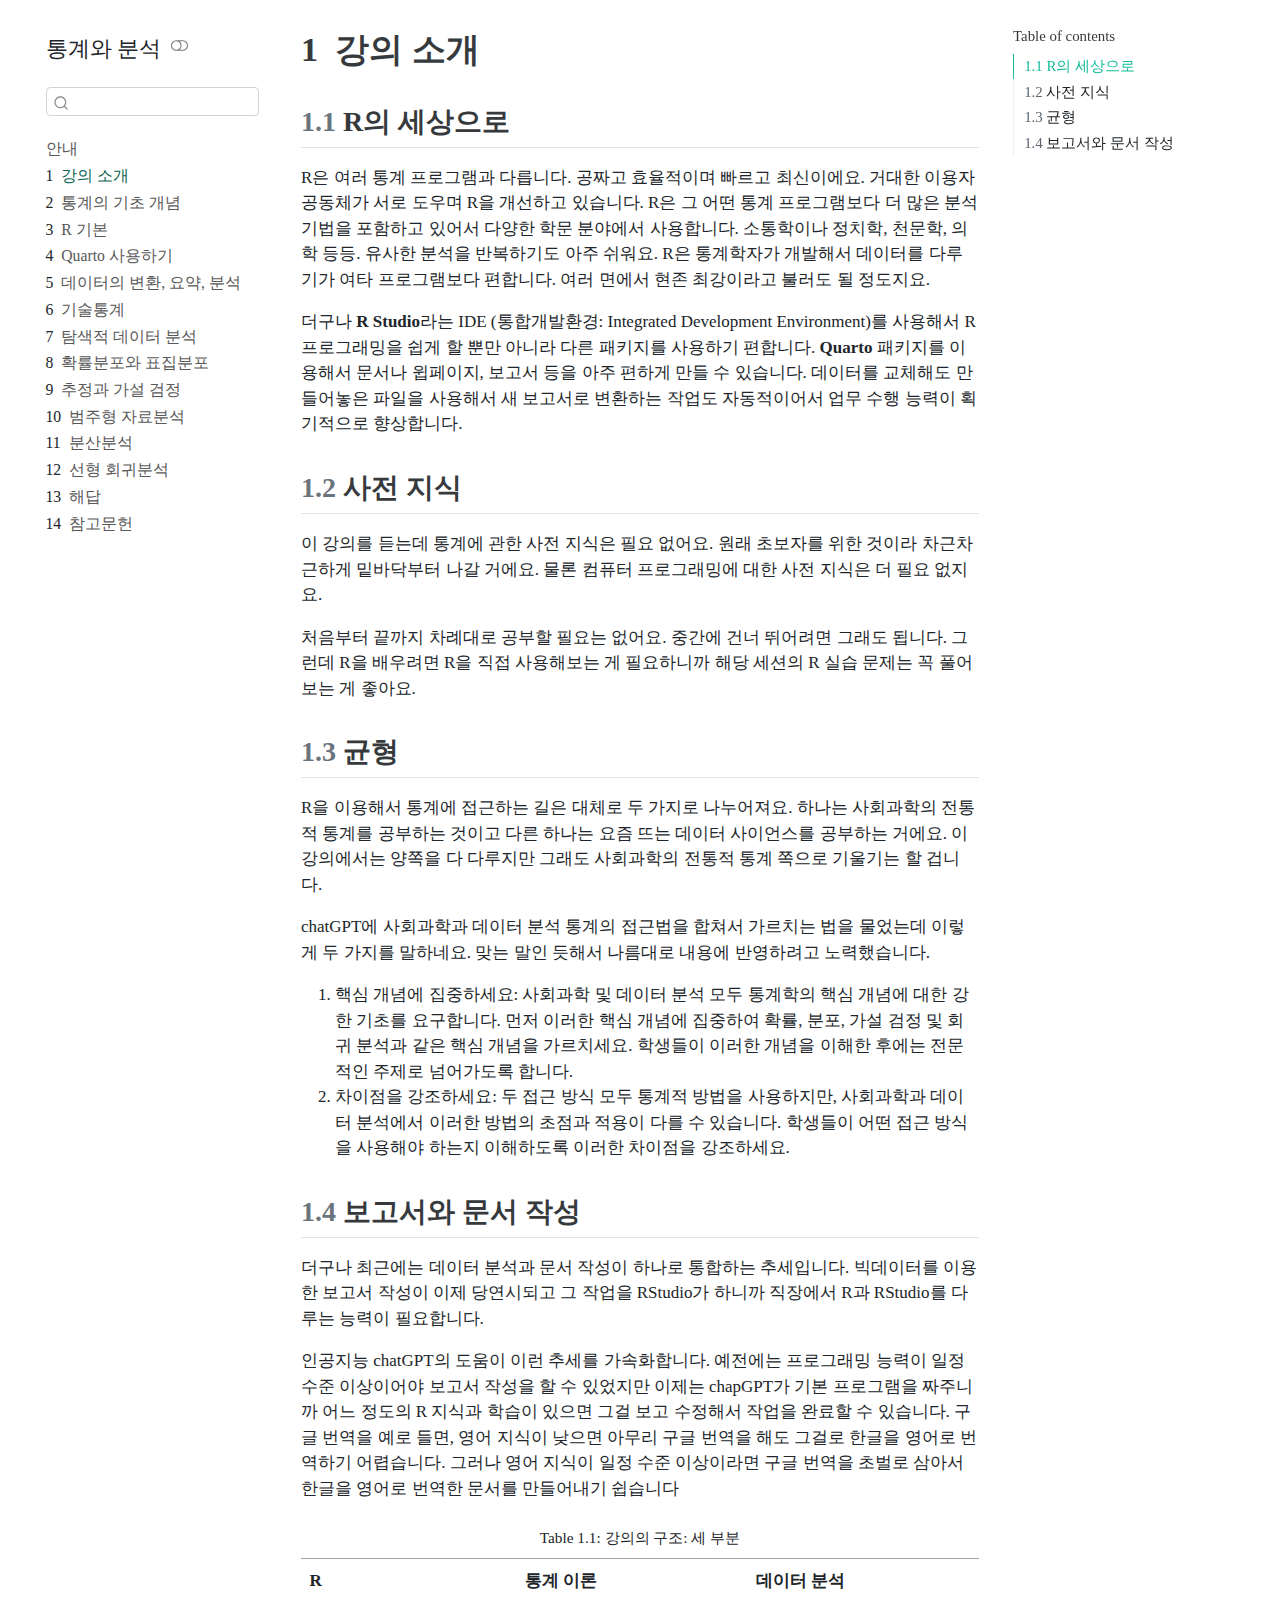
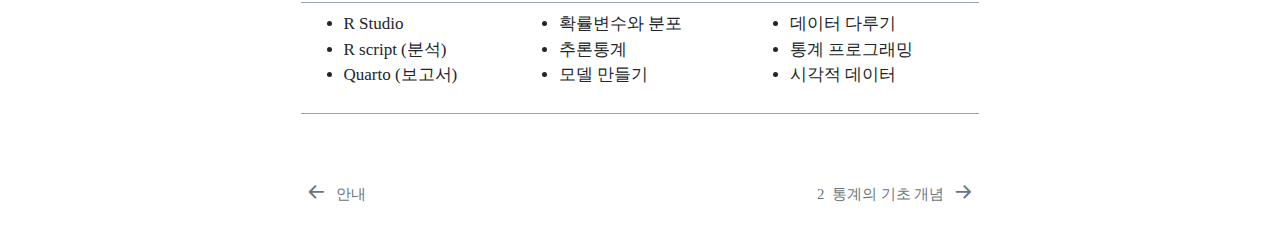
<file: introduction.html>
<!DOCTYPE html>
<html xmlns="http://www.w3.org/1999/xhtml" lang="en" xml:lang="en"><head>

<meta charset="utf-8">
<meta name="generator" content="quarto-1.3.361">

<meta name="viewport" content="width=device-width, initial-scale=1.0, user-scalable=yes">

<meta name="description" content="For the class: Statistics and Analysis with R &amp; Quarto">

<title>통계와 분석 - 1&nbsp; 강의 소개</title>
<style>
code{white-space: pre-wrap;}
span.smallcaps{font-variant: small-caps;}
div.columns{display: flex; gap: min(4vw, 1.5em);}
div.column{flex: auto; overflow-x: auto;}
div.hanging-indent{margin-left: 1.5em; text-indent: -1.5em;}
ul.task-list{list-style: none;}
ul.task-list li input[type="checkbox"] {
  width: 0.8em;
  margin: 0 0.8em 0.2em -1em; /* quarto-specific, see https://github.com/quarto-dev/quarto-cli/issues/4556 */ 
  vertical-align: middle;
}
</style>


<script src="site_libs/quarto-nav/quarto-nav.js"></script>
<script src="site_libs/quarto-nav/headroom.min.js"></script>
<script src="site_libs/clipboard/clipboard.min.js"></script>
<script src="site_libs/quarto-search/autocomplete.umd.js"></script>
<script src="site_libs/quarto-search/fuse.min.js"></script>
<script src="site_libs/quarto-search/quarto-search.js"></script>
<meta name="quarto:offset" content="./">
<link href="./basic-concepts.html" rel="next">
<link href="./index.html" rel="prev">
<script src="site_libs/quarto-html/quarto.js"></script>
<script src="site_libs/quarto-html/popper.min.js"></script>
<script src="site_libs/quarto-html/tippy.umd.min.js"></script>
<script src="site_libs/quarto-html/anchor.min.js"></script>
<link href="site_libs/quarto-html/tippy.css" rel="stylesheet">
<link href="site_libs/quarto-html/quarto-syntax-highlighting.css" rel="stylesheet" class="quarto-color-scheme" id="quarto-text-highlighting-styles">
<link href="site_libs/quarto-html/quarto-syntax-highlighting-dark.css" rel="prefetch" class="quarto-color-scheme quarto-color-alternate" id="quarto-text-highlighting-styles">
<script src="site_libs/bootstrap/bootstrap.min.js"></script>
<link href="site_libs/bootstrap/bootstrap-icons.css" rel="stylesheet">
<link href="site_libs/bootstrap/bootstrap.min.css" rel="stylesheet" class="quarto-color-scheme" id="quarto-bootstrap" data-mode="light">
<link href="site_libs/bootstrap/bootstrap-dark.min.css" rel="prefetch" class="quarto-color-scheme quarto-color-alternate" id="quarto-bootstrap" data-mode="dark">
<script id="quarto-search-options" type="application/json">{
  "location": "sidebar",
  "copy-button": false,
  "collapse-after": 3,
  "panel-placement": "start",
  "type": "textbox",
  "limit": 20,
  "language": {
    "search-no-results-text": "No results",
    "search-matching-documents-text": "matching documents",
    "search-copy-link-title": "Copy link to search",
    "search-hide-matches-text": "Hide additional matches",
    "search-more-match-text": "more match in this document",
    "search-more-matches-text": "more matches in this document",
    "search-clear-button-title": "Clear",
    "search-detached-cancel-button-title": "Cancel",
    "search-submit-button-title": "Submit",
    "search-label": "Search"
  }
}</script>


</head>

<body class="nav-sidebar floating">

<div id="quarto-search-results"></div>
  <header id="quarto-header" class="headroom fixed-top">
  <nav class="quarto-secondary-nav">
    <div class="container-fluid d-flex">
      <button type="button" class="quarto-btn-toggle btn" data-bs-toggle="collapse" data-bs-target="#quarto-sidebar,#quarto-sidebar-glass" aria-controls="quarto-sidebar" aria-expanded="false" aria-label="Toggle sidebar navigation" onclick="if (window.quartoToggleHeadroom) { window.quartoToggleHeadroom(); }">
        <i class="bi bi-layout-text-sidebar-reverse"></i>
      </button>
      <nav class="quarto-page-breadcrumbs" aria-label="breadcrumb"><ol class="breadcrumb"><li class="breadcrumb-item"><a href="./introduction.html"><span class="chapter-number">1</span>&nbsp; <span class="chapter-title">강의 소개</span></a></li></ol></nav>
      <a class="flex-grow-1" role="button" data-bs-toggle="collapse" data-bs-target="#quarto-sidebar,#quarto-sidebar-glass" aria-controls="quarto-sidebar" aria-expanded="false" aria-label="Toggle sidebar navigation" onclick="if (window.quartoToggleHeadroom) { window.quartoToggleHeadroom(); }">      
      </a>
      <button type="button" class="btn quarto-search-button" aria-label="" onclick="window.quartoOpenSearch();">
        <i class="bi bi-search"></i>
      </button>
    </div>
  </nav>
</header>
<!-- content -->
<div id="quarto-content" class="quarto-container page-columns page-rows-contents page-layout-article">
<!-- sidebar -->
  <nav id="quarto-sidebar" class="sidebar collapse collapse-horizontal sidebar-navigation floating overflow-auto">
    <div class="pt-lg-2 mt-2 text-left sidebar-header">
    <div class="sidebar-title mb-0 py-0">
      <a href="./">통계와 분석</a> 
        <div class="sidebar-tools-main">
  <a href="" class="quarto-color-scheme-toggle quarto-navigation-tool  px-1" onclick="window.quartoToggleColorScheme(); return false;" title="Toggle dark mode"><i class="bi"></i></a>
</div>
    </div>
      </div>
        <div class="mt-2 flex-shrink-0 align-items-center">
        <div class="sidebar-search">
        <div id="quarto-search" class="" title="Search"></div>
        </div>
        </div>
    <div class="sidebar-menu-container"> 
    <ul class="list-unstyled mt-1">
        <li class="sidebar-item">
  <div class="sidebar-item-container"> 
  <a href="./index.html" class="sidebar-item-text sidebar-link">
 <span class="menu-text">안내</span></a>
  </div>
</li>
        <li class="sidebar-item">
  <div class="sidebar-item-container"> 
  <a href="./introduction.html" class="sidebar-item-text sidebar-link active">
 <span class="menu-text"><span class="chapter-number">1</span>&nbsp; <span class="chapter-title">강의 소개</span></span></a>
  </div>
</li>
        <li class="sidebar-item">
  <div class="sidebar-item-container"> 
  <a href="./basic-concepts.html" class="sidebar-item-text sidebar-link">
 <span class="menu-text"><span class="chapter-number">2</span>&nbsp; <span class="chapter-title">통계의 기초 개념</span></span></a>
  </div>
</li>
        <li class="sidebar-item">
  <div class="sidebar-item-container"> 
  <a href="./base-r.html" class="sidebar-item-text sidebar-link">
 <span class="menu-text"><span class="chapter-number">3</span>&nbsp; <span class="chapter-title">R 기본</span></span></a>
  </div>
</li>
        <li class="sidebar-item">
  <div class="sidebar-item-container"> 
  <a href="./write-quarto.html" class="sidebar-item-text sidebar-link">
 <span class="menu-text"><span class="chapter-number">4</span>&nbsp; <span class="chapter-title">Quarto 사용하기</span></span></a>
  </div>
</li>
        <li class="sidebar-item">
  <div class="sidebar-item-container"> 
  <a href="./data-transform.html" class="sidebar-item-text sidebar-link">
 <span class="menu-text"><span class="chapter-number">5</span>&nbsp; <span class="chapter-title">데이터의 변환, 요약, 분석</span></span></a>
  </div>
</li>
        <li class="sidebar-item">
  <div class="sidebar-item-container"> 
  <a href="./descriptive-statistics.html" class="sidebar-item-text sidebar-link">
 <span class="menu-text"><span class="chapter-number">6</span>&nbsp; <span class="chapter-title">기술통계</span></span></a>
  </div>
</li>
        <li class="sidebar-item">
  <div class="sidebar-item-container"> 
  <a href="./exploratoy-analysis.html" class="sidebar-item-text sidebar-link">
 <span class="menu-text"><span class="chapter-number">7</span>&nbsp; <span class="chapter-title">탐색적 데이터 분석</span></span></a>
  </div>
</li>
        <li class="sidebar-item">
  <div class="sidebar-item-container"> 
  <a href="./probabilistic-distribution.html" class="sidebar-item-text sidebar-link">
 <span class="menu-text"><span class="chapter-number">8</span>&nbsp; <span class="chapter-title">확률분포와 표집분포</span></span></a>
  </div>
</li>
        <li class="sidebar-item">
  <div class="sidebar-item-container"> 
  <a href="./inference-hypothesis.html" class="sidebar-item-text sidebar-link">
 <span class="menu-text"><span class="chapter-number">9</span>&nbsp; <span class="chapter-title">추정과 가설 검정</span></span></a>
  </div>
</li>
        <li class="sidebar-item">
  <div class="sidebar-item-container"> 
  <a href="./categorical-analysis.html" class="sidebar-item-text sidebar-link">
 <span class="menu-text"><span class="chapter-number">10</span>&nbsp; <span class="chapter-title">범주형 자료분석</span></span></a>
  </div>
</li>
        <li class="sidebar-item">
  <div class="sidebar-item-container"> 
  <a href="./variance-analysis.html" class="sidebar-item-text sidebar-link">
 <span class="menu-text"><span class="chapter-number">11</span>&nbsp; <span class="chapter-title">분산분석</span></span></a>
  </div>
</li>
        <li class="sidebar-item">
  <div class="sidebar-item-container"> 
  <a href="./linear-regression.html" class="sidebar-item-text sidebar-link">
 <span class="menu-text"><span class="chapter-number">12</span>&nbsp; <span class="chapter-title">선형 회귀분석</span></span></a>
  </div>
</li>
        <li class="sidebar-item">
  <div class="sidebar-item-container"> 
  <a href="./solutions.html" class="sidebar-item-text sidebar-link">
 <span class="menu-text"><span class="chapter-number">13</span>&nbsp; <span class="chapter-title">해답</span></span></a>
  </div>
</li>
        <li class="sidebar-item">
  <div class="sidebar-item-container"> 
  <a href="./references.html" class="sidebar-item-text sidebar-link">
 <span class="menu-text"><span class="chapter-number">14</span>&nbsp; <span class="chapter-title">참고문헌</span></span></a>
  </div>
</li>
    </ul>
    </div>
</nav>
<div id="quarto-sidebar-glass" data-bs-toggle="collapse" data-bs-target="#quarto-sidebar,#quarto-sidebar-glass"></div>
<!-- margin-sidebar -->
    <div id="quarto-margin-sidebar" class="sidebar margin-sidebar">
        <nav id="TOC" role="doc-toc" class="toc-active">
    <h2 id="toc-title">Table of contents</h2>
   
  <ul>
  <li><a href="#r의-세상으로" id="toc-r의-세상으로" class="nav-link active" data-scroll-target="#r의-세상으로"><span class="header-section-number">1.1</span> R의 세상으로</a></li>
  <li><a href="#사전-지식" id="toc-사전-지식" class="nav-link" data-scroll-target="#사전-지식"><span class="header-section-number">1.2</span> 사전 지식</a></li>
  <li><a href="#균형" id="toc-균형" class="nav-link" data-scroll-target="#균형"><span class="header-section-number">1.3</span> 균형</a></li>
  <li><a href="#보고서와-문서-작성" id="toc-보고서와-문서-작성" class="nav-link" data-scroll-target="#보고서와-문서-작성"><span class="header-section-number">1.4</span> 보고서와 문서 작성</a></li>
  </ul>
</nav>
    </div>
<!-- main -->
<main class="content" id="quarto-document-content">

<header id="title-block-header" class="quarto-title-block default">
<div class="quarto-title">
<h1 class="title"><span id="sec-int" class="quarto-section-identifier"><span class="chapter-number">1</span>&nbsp; <span class="chapter-title">강의 소개</span></span></h1>
</div>



<div class="quarto-title-meta">

    
  
    
  </div>
  

</header>

<section id="r의-세상으로" class="level2" data-number="1.1">
<h2 data-number="1.1" class="anchored" data-anchor-id="r의-세상으로"><span class="header-section-number">1.1</span> R의 세상으로</h2>
<p>R은 여러 통계 프로그램과 다릅니다. 공짜고 효율적이며 빠르고 최신이에요. 거대한 이용자 공동체가 서로 도우며 R을 개선하고 있습니다. R은 그 어떤 통계 프로그램보다 더 많은 분석 기법을 포함하고 있어서 다양한 학문 분야에서 사용합니다. 소통학이나 정치학, 천문학, 의학 등등. 유사한 분석을 반복하기도 아주 쉬워요. R은 통계학자가 개발해서 데이터를 다루기가 여타 프로그램보다 편합니다. 여러 면에서 현존 최강이라고 불러도 될 정도지요.</p>
<p>더구나 <strong>R Studio</strong>라는 IDE (통합개발환경: Integrated Development Environment)를 사용해서 R 프로그래밍을 쉽게 할 뿐만 아니라 다른 패키지를 사용하기 편합니다. <strong>Quarto</strong> 패키지를 이용해서 문서나 윕페이지, 보고서 등을 아주 편하게 만들 수 있습니다. 데이터를 교체해도 만들어놓은 파일을 사용해서 새 보고서로 변환하는 작업도 자동적이어서 업무 수행 능력이 획기적으로 향상합니다.</p>
</section>
<section id="사전-지식" class="level2" data-number="1.2">
<h2 data-number="1.2" class="anchored" data-anchor-id="사전-지식"><span class="header-section-number">1.2</span> 사전 지식</h2>
<p>이 강의를 듣는데 통계에 관한 사전 지식은 필요 없어요. 원래 초보자를 위한 것이라 차근차근하게 밑바닥부터 나갈 거에요. 물론 컴퓨터 프로그래밍에 대한 사전 지식은 더 필요 없지요.</p>
<p>처음부터 끝까지 차례대로 공부할 필요는 없어요. 중간에 건너 뛰어려면 그래도 됩니다. 그런데 R을 배우려면 R을 직접 사용해보는 게 필요하니까 해당 세션의 R 실습 문제는 꼭 풀어보는 게 좋아요.</p>
</section>
<section id="균형" class="level2" data-number="1.3">
<h2 data-number="1.3" class="anchored" data-anchor-id="균형"><span class="header-section-number">1.3</span> 균형</h2>
<p>R을 이용해서 통계에 접근하는 길은 대체로 두 가지로 나누어져요. 하나는 사회과학의 전통적 통계를 공부하는 것이고 다른 하나는 요즘 뜨는 데이터 사이언스를 공부하는 거에요. 이 강의에서는 양쪽을 다 다루지만 그래도 사회과학의 전통적 통계 쪽으로 기울기는 할 겁니다.</p>
<p>chatGPT에 사회과학과 데이터 분석 통계의 접근법을 합쳐서 가르치는 법을 물었는데 이렇게 두 가지를 말하네요. 맞는 말인 듯해서 나름대로 내용에 반영하려고 노력했습니다.</p>
<ol type="1">
<li>핵심 개념에 집중하세요: 사회과학 및 데이터 분석 모두 통계학의 핵심 개념에 대한 강한 기초를 요구합니다. 먼저 이러한 핵심 개념에 집중하여 확률, 분포, 가설 검정 및 회귀 분석과 같은 핵심 개념을 가르치세요. 학생들이 이러한 개념을 이해한 후에는 전문적인 주제로 넘어가도록 합니다.</li>
<li>차이점을 강조하세요: 두 접근 방식 모두 통계적 방법을 사용하지만, 사회과학과 데이터 분석에서 이러한 방법의 초점과 적용이 다를 수 있습니다. 학생들이 어떤 접근 방식을 사용해야 하는지 이해하도록 이러한 차이점을 강조하세요.</li>
</ol>
</section>
<section id="보고서와-문서-작성" class="level2" data-number="1.4">
<h2 data-number="1.4" class="anchored" data-anchor-id="보고서와-문서-작성"><span class="header-section-number">1.4</span> 보고서와 문서 작성</h2>
<p>더구나 최근에는 데이터 분석과 문서 작성이 하나로 통합하는 추세입니다. 빅데이터를 이용한 보고서 작성이 이제 당연시되고 그 작업을 RStudio가 하니까 직장에서 R과 RStudio를 다루는 능력이 필요합니다.</p>
<p>인공지능 chatGPT의 도움이 이런 추세를 가속화합니다. 예전에는 프로그래밍 능력이 일정 수준 이상이어야 보고서 작성을 할 수 있었지만 이제는 chapGPT가 기본 프로그램을 짜주니까 어느 정도의 R 지식과 학습이 있으면 그걸 보고 수정해서 작업을 완료할 수 있습니다. 구글 번역을 예로 들면, 영어 지식이 낮으면 아무리 구글 번역을 해도 그걸로 한글을 영어로 번역하기 어렵습니다. 그러나 영어 지식이 일정 수준 이상이라면 구글 번역을 초벌로 삼아서 한글을 영어로 번역한 문서를 만들어내기 쉽습니다</p>
<div id="tbl-three-parts" class="anchored">
<table class="table">
<caption>Table&nbsp;1.1: 강의의 구조: 세 부분</caption>
<colgroup>
<col style="width: 27%">
<col style="width: 29%">
<col style="width: 29%">
</colgroup>
<thead>
<tr class="header">
<th style="text-align: left;">R</th>
<th style="text-align: left;">통계 이론</th>
<th style="text-align: left;">데이터 분석</th>
</tr>
</thead>
<tbody>
<tr class="odd">
<td style="text-align: left;"><ul>
<li>R Studio</li>
<li>R script (분석)</li>
<li>Quarto (보고서)</li>
</ul></td>
<td style="text-align: left;"><ul>
<li>확률변수와 분포</li>
<li>추론통계</li>
<li>모델 만들기</li>
</ul></td>
<td style="text-align: left;"><ul>
<li>데이터 다루기</li>
<li>통계 프로그래밍</li>
<li>시각적 데이터</li>
</ul></td>
</tr>
</tbody>
</table>
</div>


</section>

</main> <!-- /main -->
<script id="quarto-html-after-body" type="application/javascript">
window.document.addEventListener("DOMContentLoaded", function (event) {
  const toggleBodyColorMode = (bsSheetEl) => {
    const mode = bsSheetEl.getAttribute("data-mode");
    const bodyEl = window.document.querySelector("body");
    if (mode === "dark") {
      bodyEl.classList.add("quarto-dark");
      bodyEl.classList.remove("quarto-light");
    } else {
      bodyEl.classList.add("quarto-light");
      bodyEl.classList.remove("quarto-dark");
    }
  }
  const toggleBodyColorPrimary = () => {
    const bsSheetEl = window.document.querySelector("link#quarto-bootstrap");
    if (bsSheetEl) {
      toggleBodyColorMode(bsSheetEl);
    }
  }
  toggleBodyColorPrimary();  
  const disableStylesheet = (stylesheets) => {
    for (let i=0; i < stylesheets.length; i++) {
      const stylesheet = stylesheets[i];
      stylesheet.rel = 'prefetch';
    }
  }
  const enableStylesheet = (stylesheets) => {
    for (let i=0; i < stylesheets.length; i++) {
      const stylesheet = stylesheets[i];
      stylesheet.rel = 'stylesheet';
    }
  }
  const manageTransitions = (selector, allowTransitions) => {
    const els = window.document.querySelectorAll(selector);
    for (let i=0; i < els.length; i++) {
      const el = els[i];
      if (allowTransitions) {
        el.classList.remove('notransition');
      } else {
        el.classList.add('notransition');
      }
    }
  }
  const toggleColorMode = (alternate) => {
    // Switch the stylesheets
    const alternateStylesheets = window.document.querySelectorAll('link.quarto-color-scheme.quarto-color-alternate');
    manageTransitions('#quarto-margin-sidebar .nav-link', false);
    if (alternate) {
      enableStylesheet(alternateStylesheets);
      for (const sheetNode of alternateStylesheets) {
        if (sheetNode.id === "quarto-bootstrap") {
          toggleBodyColorMode(sheetNode);
        }
      }
    } else {
      disableStylesheet(alternateStylesheets);
      toggleBodyColorPrimary();
    }
    manageTransitions('#quarto-margin-sidebar .nav-link', true);
    // Switch the toggles
    const toggles = window.document.querySelectorAll('.quarto-color-scheme-toggle');
    for (let i=0; i < toggles.length; i++) {
      const toggle = toggles[i];
      if (toggle) {
        if (alternate) {
          toggle.classList.add("alternate");     
        } else {
          toggle.classList.remove("alternate");
        }
      }
    }
    // Hack to workaround the fact that safari doesn't
    // properly recolor the scrollbar when toggling (#1455)
    if (navigator.userAgent.indexOf('Safari') > 0 && navigator.userAgent.indexOf('Chrome') == -1) {
      manageTransitions("body", false);
      window.scrollTo(0, 1);
      setTimeout(() => {
        window.scrollTo(0, 0);
        manageTransitions("body", true);
      }, 40);  
    }
  }
  const isFileUrl = () => { 
    return window.location.protocol === 'file:';
  }
  const hasAlternateSentinel = () => {  
    let styleSentinel = getColorSchemeSentinel();
    if (styleSentinel !== null) {
      return styleSentinel === "alternate";
    } else {
      return false;
    }
  }
  const setStyleSentinel = (alternate) => {
    const value = alternate ? "alternate" : "default";
    if (!isFileUrl()) {
      window.localStorage.setItem("quarto-color-scheme", value);
    } else {
      localAlternateSentinel = value;
    }
  }
  const getColorSchemeSentinel = () => {
    if (!isFileUrl()) {
      const storageValue = window.localStorage.getItem("quarto-color-scheme");
      return storageValue != null ? storageValue : localAlternateSentinel;
    } else {
      return localAlternateSentinel;
    }
  }
  let localAlternateSentinel = 'default';
  // Dark / light mode switch
  window.quartoToggleColorScheme = () => {
    // Read the current dark / light value 
    let toAlternate = !hasAlternateSentinel();
    toggleColorMode(toAlternate);
    setStyleSentinel(toAlternate);
  };
  // Ensure there is a toggle, if there isn't float one in the top right
  if (window.document.querySelector('.quarto-color-scheme-toggle') === null) {
    const a = window.document.createElement('a');
    a.classList.add('top-right');
    a.classList.add('quarto-color-scheme-toggle');
    a.href = "";
    a.onclick = function() { try { window.quartoToggleColorScheme(); } catch {} return false; };
    const i = window.document.createElement("i");
    i.classList.add('bi');
    a.appendChild(i);
    window.document.body.appendChild(a);
  }
  // Switch to dark mode if need be
  if (hasAlternateSentinel()) {
    toggleColorMode(true);
  } else {
    toggleColorMode(false);
  }
  const icon = "";
  const anchorJS = new window.AnchorJS();
  anchorJS.options = {
    placement: 'right',
    icon: icon
  };
  anchorJS.add('.anchored');
  const isCodeAnnotation = (el) => {
    for (const clz of el.classList) {
      if (clz.startsWith('code-annotation-')) {                     
        return true;
      }
    }
    return false;
  }
  const clipboard = new window.ClipboardJS('.code-copy-button', {
    text: function(trigger) {
      const codeEl = trigger.previousElementSibling.cloneNode(true);
      for (const childEl of codeEl.children) {
        if (isCodeAnnotation(childEl)) {
          childEl.remove();
        }
      }
      return codeEl.innerText;
    }
  });
  clipboard.on('success', function(e) {
    // button target
    const button = e.trigger;
    // don't keep focus
    button.blur();
    // flash "checked"
    button.classList.add('code-copy-button-checked');
    var currentTitle = button.getAttribute("title");
    button.setAttribute("title", "Copied!");
    let tooltip;
    if (window.bootstrap) {
      button.setAttribute("data-bs-toggle", "tooltip");
      button.setAttribute("data-bs-placement", "left");
      button.setAttribute("data-bs-title", "Copied!");
      tooltip = new bootstrap.Tooltip(button, 
        { trigger: "manual", 
          customClass: "code-copy-button-tooltip",
          offset: [0, -8]});
      tooltip.show();    
    }
    setTimeout(function() {
      if (tooltip) {
        tooltip.hide();
        button.removeAttribute("data-bs-title");
        button.removeAttribute("data-bs-toggle");
        button.removeAttribute("data-bs-placement");
      }
      button.setAttribute("title", currentTitle);
      button.classList.remove('code-copy-button-checked');
    }, 1000);
    // clear code selection
    e.clearSelection();
  });
  function tippyHover(el, contentFn) {
    const config = {
      allowHTML: true,
      content: contentFn,
      maxWidth: 500,
      delay: 100,
      arrow: false,
      appendTo: function(el) {
          return el.parentElement;
      },
      interactive: true,
      interactiveBorder: 10,
      theme: 'quarto',
      placement: 'bottom-start'
    };
    window.tippy(el, config); 
  }
  const noterefs = window.document.querySelectorAll('a[role="doc-noteref"]');
  for (var i=0; i<noterefs.length; i++) {
    const ref = noterefs[i];
    tippyHover(ref, function() {
      // use id or data attribute instead here
      let href = ref.getAttribute('data-footnote-href') || ref.getAttribute('href');
      try { href = new URL(href).hash; } catch {}
      const id = href.replace(/^#\/?/, "");
      const note = window.document.getElementById(id);
      return note.innerHTML;
    });
  }
      let selectedAnnoteEl;
      const selectorForAnnotation = ( cell, annotation) => {
        let cellAttr = 'data-code-cell="' + cell + '"';
        let lineAttr = 'data-code-annotation="' +  annotation + '"';
        const selector = 'span[' + cellAttr + '][' + lineAttr + ']';
        return selector;
      }
      const selectCodeLines = (annoteEl) => {
        const doc = window.document;
        const targetCell = annoteEl.getAttribute("data-target-cell");
        const targetAnnotation = annoteEl.getAttribute("data-target-annotation");
        const annoteSpan = window.document.querySelector(selectorForAnnotation(targetCell, targetAnnotation));
        const lines = annoteSpan.getAttribute("data-code-lines").split(",");
        const lineIds = lines.map((line) => {
          return targetCell + "-" + line;
        })
        let top = null;
        let height = null;
        let parent = null;
        if (lineIds.length > 0) {
            //compute the position of the single el (top and bottom and make a div)
            const el = window.document.getElementById(lineIds[0]);
            top = el.offsetTop;
            height = el.offsetHeight;
            parent = el.parentElement.parentElement;
          if (lineIds.length > 1) {
            const lastEl = window.document.getElementById(lineIds[lineIds.length - 1]);
            const bottom = lastEl.offsetTop + lastEl.offsetHeight;
            height = bottom - top;
          }
          if (top !== null && height !== null && parent !== null) {
            // cook up a div (if necessary) and position it 
            let div = window.document.getElementById("code-annotation-line-highlight");
            if (div === null) {
              div = window.document.createElement("div");
              div.setAttribute("id", "code-annotation-line-highlight");
              div.style.position = 'absolute';
              parent.appendChild(div);
            }
            div.style.top = top - 2 + "px";
            div.style.height = height + 4 + "px";
            let gutterDiv = window.document.getElementById("code-annotation-line-highlight-gutter");
            if (gutterDiv === null) {
              gutterDiv = window.document.createElement("div");
              gutterDiv.setAttribute("id", "code-annotation-line-highlight-gutter");
              gutterDiv.style.position = 'absolute';
              const codeCell = window.document.getElementById(targetCell);
              const gutter = codeCell.querySelector('.code-annotation-gutter');
              gutter.appendChild(gutterDiv);
            }
            gutterDiv.style.top = top - 2 + "px";
            gutterDiv.style.height = height + 4 + "px";
          }
          selectedAnnoteEl = annoteEl;
        }
      };
      const unselectCodeLines = () => {
        const elementsIds = ["code-annotation-line-highlight", "code-annotation-line-highlight-gutter"];
        elementsIds.forEach((elId) => {
          const div = window.document.getElementById(elId);
          if (div) {
            div.remove();
          }
        });
        selectedAnnoteEl = undefined;
      };
      // Attach click handler to the DT
      const annoteDls = window.document.querySelectorAll('dt[data-target-cell]');
      for (const annoteDlNode of annoteDls) {
        annoteDlNode.addEventListener('click', (event) => {
          const clickedEl = event.target;
          if (clickedEl !== selectedAnnoteEl) {
            unselectCodeLines();
            const activeEl = window.document.querySelector('dt[data-target-cell].code-annotation-active');
            if (activeEl) {
              activeEl.classList.remove('code-annotation-active');
            }
            selectCodeLines(clickedEl);
            clickedEl.classList.add('code-annotation-active');
          } else {
            // Unselect the line
            unselectCodeLines();
            clickedEl.classList.remove('code-annotation-active');
          }
        });
      }
  const findCites = (el) => {
    const parentEl = el.parentElement;
    if (parentEl) {
      const cites = parentEl.dataset.cites;
      if (cites) {
        return {
          el,
          cites: cites.split(' ')
        };
      } else {
        return findCites(el.parentElement)
      }
    } else {
      return undefined;
    }
  };
  var bibliorefs = window.document.querySelectorAll('a[role="doc-biblioref"]');
  for (var i=0; i<bibliorefs.length; i++) {
    const ref = bibliorefs[i];
    const citeInfo = findCites(ref);
    if (citeInfo) {
      tippyHover(citeInfo.el, function() {
        var popup = window.document.createElement('div');
        citeInfo.cites.forEach(function(cite) {
          var citeDiv = window.document.createElement('div');
          citeDiv.classList.add('hanging-indent');
          citeDiv.classList.add('csl-entry');
          var biblioDiv = window.document.getElementById('ref-' + cite);
          if (biblioDiv) {
            citeDiv.innerHTML = biblioDiv.innerHTML;
          }
          popup.appendChild(citeDiv);
        });
        return popup.innerHTML;
      });
    }
  }
});
</script>
<nav class="page-navigation">
  <div class="nav-page nav-page-previous">
      <a href="./index.html" class="pagination-link">
        <i class="bi bi-arrow-left-short"></i> <span class="nav-page-text">안내</span>
      </a>          
  </div>
  <div class="nav-page nav-page-next">
      <a href="./basic-concepts.html" class="pagination-link">
        <span class="nav-page-text"><span class="chapter-number">2</span>&nbsp; <span class="chapter-title">통계의 기초 개념</span></span> <i class="bi bi-arrow-right-short"></i>
      </a>
  </div>
</nav>
</div> <!-- /content -->



</body></html>
</file>
<file: site_libs/quarto-html/tippy.css>
.tippy-box[data-animation=fade][data-state=hidden]{opacity:0}[data-tippy-root]{max-width:calc(100vw - 10px)}.tippy-box{position:relative;background-color:#333;color:#fff;border-radius:4px;font-size:14px;line-height:1.4;white-space:normal;outline:0;transition-property:transform,visibility,opacity}.tippy-box[data-placement^=top]>.tippy-arrow{bottom:0}.tippy-box[data-placement^=top]>.tippy-arrow:before{bottom:-7px;left:0;border-width:8px 8px 0;border-top-color:initial;transform-origin:center top}.tippy-box[data-placement^=bottom]>.tippy-arrow{top:0}.tippy-box[data-placement^=bottom]>.tippy-arrow:before{top:-7px;left:0;border-width:0 8px 8px;border-bottom-color:initial;transform-origin:center bottom}.tippy-box[data-placement^=left]>.tippy-arrow{right:0}.tippy-box[data-placement^=left]>.tippy-arrow:before{border-width:8px 0 8px 8px;border-left-color:initial;right:-7px;transform-origin:center left}.tippy-box[data-placement^=right]>.tippy-arrow{left:0}.tippy-box[data-placement^=right]>.tippy-arrow:before{left:-7px;border-width:8px 8px 8px 0;border-right-color:initial;transform-origin:center right}.tippy-box[data-inertia][data-state=visible]{transition-timing-function:cubic-bezier(.54,1.5,.38,1.11)}.tippy-arrow{width:16px;height:16px;color:#333}.tippy-arrow:before{content:"";position:absolute;border-color:transparent;border-style:solid}.tippy-content{position:relative;padding:5px 9px;z-index:1}
</file>
<file: site_libs/quarto-html/quarto-syntax-highlighting.css>
/* quarto syntax highlight colors */
:root {
  --quarto-hl-ot-color: #003B4F;
  --quarto-hl-at-color: #657422;
  --quarto-hl-ss-color: #20794D;
  --quarto-hl-an-color: #5E5E5E;
  --quarto-hl-fu-color: #4758AB;
  --quarto-hl-st-color: #20794D;
  --quarto-hl-cf-color: #003B4F;
  --quarto-hl-op-color: #5E5E5E;
  --quarto-hl-er-color: #AD0000;
  --quarto-hl-bn-color: #AD0000;
  --quarto-hl-al-color: #AD0000;
  --quarto-hl-va-color: #111111;
  --quarto-hl-bu-color: inherit;
  --quarto-hl-ex-color: inherit;
  --quarto-hl-pp-color: #AD0000;
  --quarto-hl-in-color: #5E5E5E;
  --quarto-hl-vs-color: #20794D;
  --quarto-hl-wa-color: #5E5E5E;
  --quarto-hl-do-color: #5E5E5E;
  --quarto-hl-im-color: #00769E;
  --quarto-hl-ch-color: #20794D;
  --quarto-hl-dt-color: #AD0000;
  --quarto-hl-fl-color: #AD0000;
  --quarto-hl-co-color: #5E5E5E;
  --quarto-hl-cv-color: #5E5E5E;
  --quarto-hl-cn-color: #8f5902;
  --quarto-hl-sc-color: #5E5E5E;
  --quarto-hl-dv-color: #AD0000;
  --quarto-hl-kw-color: #003B4F;
}

/* other quarto variables */
:root {
  --quarto-font-monospace: SFMono-Regular, Menlo, Monaco, Consolas, "Liberation Mono", "Courier New", monospace;
}

pre > code.sourceCode > span {
  color: #003B4F;
}

code span {
  color: #003B4F;
}

code.sourceCode > span {
  color: #003B4F;
}

div.sourceCode,
div.sourceCode pre.sourceCode {
  color: #003B4F;
}

code span.ot {
  color: #003B4F;
  font-style: inherit;
}

code span.at {
  color: #657422;
  font-style: inherit;
}

code span.ss {
  color: #20794D;
  font-style: inherit;
}

code span.an {
  color: #5E5E5E;
  font-style: inherit;
}

code span.fu {
  color: #4758AB;
  font-style: inherit;
}

code span.st {
  color: #20794D;
  font-style: inherit;
}

code span.cf {
  color: #003B4F;
  font-style: inherit;
}

code span.op {
  color: #5E5E5E;
  font-style: inherit;
}

code span.er {
  color: #AD0000;
  font-style: inherit;
}

code span.bn {
  color: #AD0000;
  font-style: inherit;
}

code span.al {
  color: #AD0000;
  font-style: inherit;
}

code span.va {
  color: #111111;
  font-style: inherit;
}

code span.bu {
  font-style: inherit;
}

code span.ex {
  font-style: inherit;
}

code span.pp {
  color: #AD0000;
  font-style: inherit;
}

code span.in {
  color: #5E5E5E;
  font-style: inherit;
}

code span.vs {
  color: #20794D;
  font-style: inherit;
}

code span.wa {
  color: #5E5E5E;
  font-style: italic;
}

code span.do {
  color: #5E5E5E;
  font-style: italic;
}

code span.im {
  color: #00769E;
  font-style: inherit;
}

code span.ch {
  color: #20794D;
  font-style: inherit;
}

code span.dt {
  color: #AD0000;
  font-style: inherit;
}

code span.fl {
  color: #AD0000;
  font-style: inherit;
}

code span.co {
  color: #5E5E5E;
  font-style: inherit;
}

code span.cv {
  color: #5E5E5E;
  font-style: italic;
}

code span.cn {
  color: #8f5902;
  font-style: inherit;
}

code span.sc {
  color: #5E5E5E;
  font-style: inherit;
}

code span.dv {
  color: #AD0000;
  font-style: inherit;
}

code span.kw {
  color: #003B4F;
  font-style: inherit;
}

.prevent-inlining {
  content: "</";
}

/*# sourceMappingURL=debc5d5d77c3f9108843748ff7464032.css.map */
</file>
<file: site_libs/quarto-html/quarto-syntax-highlighting-dark.css>
/* quarto syntax highlight colors */
:root {
  --quarto-hl-al-color: #f07178;
  --quarto-hl-an-color: #d4d0ab;
  --quarto-hl-at-color: #00e0e0;
  --quarto-hl-bn-color: #d4d0ab;
  --quarto-hl-bu-color: #abe338;
  --quarto-hl-ch-color: #abe338;
  --quarto-hl-co-color: #f8f8f2;
  --quarto-hl-cv-color: #ffd700;
  --quarto-hl-cn-color: #ffd700;
  --quarto-hl-cf-color: #ffa07a;
  --quarto-hl-dt-color: #ffa07a;
  --quarto-hl-dv-color: #d4d0ab;
  --quarto-hl-do-color: #f8f8f2;
  --quarto-hl-er-color: #f07178;
  --quarto-hl-ex-color: #00e0e0;
  --quarto-hl-fl-color: #d4d0ab;
  --quarto-hl-fu-color: #ffa07a;
  --quarto-hl-im-color: #abe338;
  --quarto-hl-in-color: #d4d0ab;
  --quarto-hl-kw-color: #ffa07a;
  --quarto-hl-op-color: #ffa07a;
  --quarto-hl-ot-color: #00e0e0;
  --quarto-hl-pp-color: #dcc6e0;
  --quarto-hl-re-color: #00e0e0;
  --quarto-hl-sc-color: #abe338;
  --quarto-hl-ss-color: #abe338;
  --quarto-hl-st-color: #abe338;
  --quarto-hl-va-color: #00e0e0;
  --quarto-hl-vs-color: #abe338;
  --quarto-hl-wa-color: #dcc6e0;
}

/* other quarto variables */
:root {
  --quarto-font-monospace: SFMono-Regular, Menlo, Monaco, Consolas, "Liberation Mono", "Courier New", monospace;
}

code span.al {
  background-color: #2a0f15;
  font-weight: bold;
  color: #f07178;
}

code span.an {
  color: #d4d0ab;
}

code span.at {
  color: #00e0e0;
}

code span.bn {
  color: #d4d0ab;
}

code span.bu {
  color: #abe338;
}

code span.ch {
  color: #abe338;
}

code span.co {
  font-style: italic;
  color: #f8f8f2;
}

code span.cv {
  color: #ffd700;
}

code span.cn {
  color: #ffd700;
}

code span.cf {
  font-weight: bold;
  color: #ffa07a;
}

code span.dt {
  color: #ffa07a;
}

code span.dv {
  color: #d4d0ab;
}

code span.do {
  color: #f8f8f2;
}

code span.er {
  color: #f07178;
  text-decoration: underline;
}

code span.ex {
  font-weight: bold;
  color: #00e0e0;
}

code span.fl {
  color: #d4d0ab;
}

code span.fu {
  color: #ffa07a;
}

code span.im {
  color: #abe338;
}

code span.in {
  color: #d4d0ab;
}

code span.kw {
  font-weight: bold;
  color: #ffa07a;
}

pre > code.sourceCode > span {
  color: #f8f8f2;
}

code span {
  color: #f8f8f2;
}

code.sourceCode > span {
  color: #f8f8f2;
}

div.sourceCode,
div.sourceCode pre.sourceCode {
  color: #f8f8f2;
}

code span.op {
  color: #ffa07a;
}

code span.ot {
  color: #00e0e0;
}

code span.pp {
  color: #dcc6e0;
}

code span.re {
  background-color: #f8f8f2;
  color: #00e0e0;
}

code span.sc {
  color: #abe338;
}

code span.ss {
  color: #abe338;
}

code span.st {
  color: #abe338;
}

code span.va {
  color: #00e0e0;
}

code span.vs {
  color: #abe338;
}

code span.wa {
  color: #dcc6e0;
}

.prevent-inlining {
  content: "</";
}

/*# sourceMappingURL=935a306eefa94366c21e1a970dddb765.css.map */
</file>
